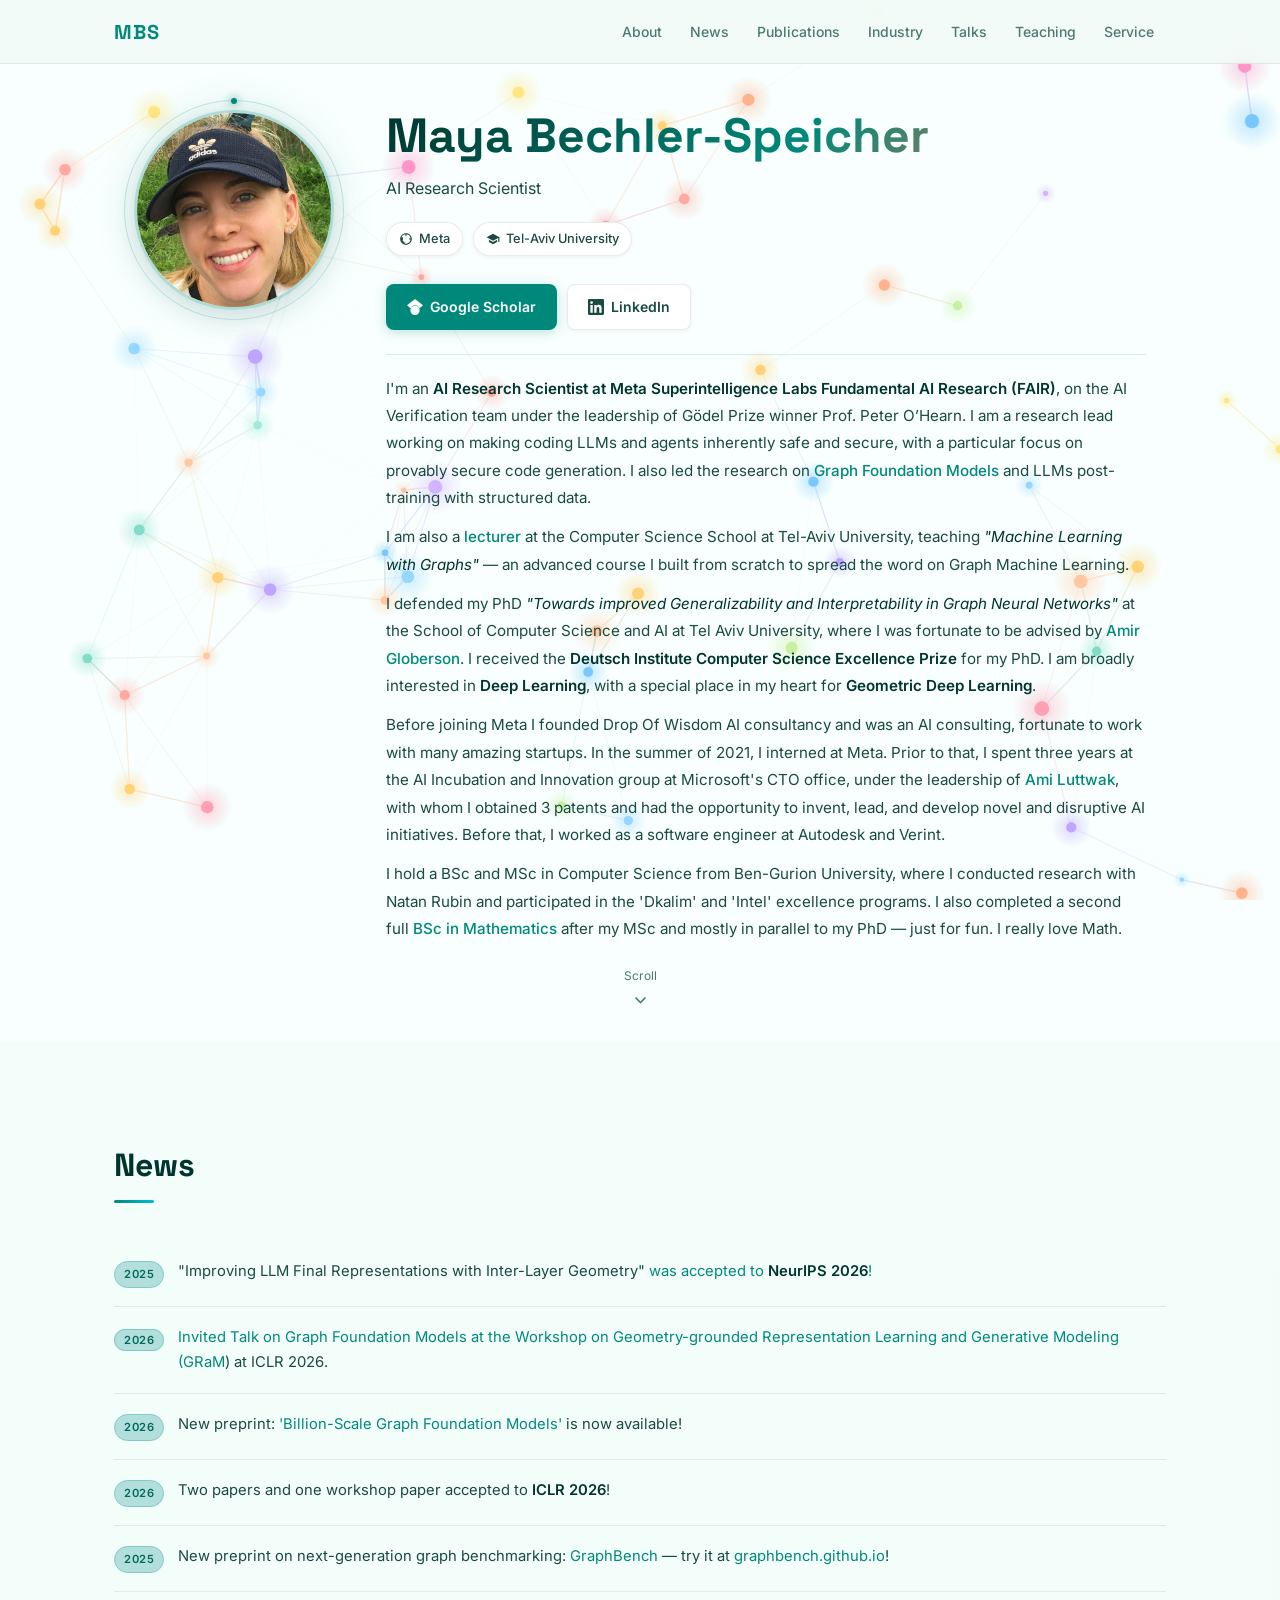
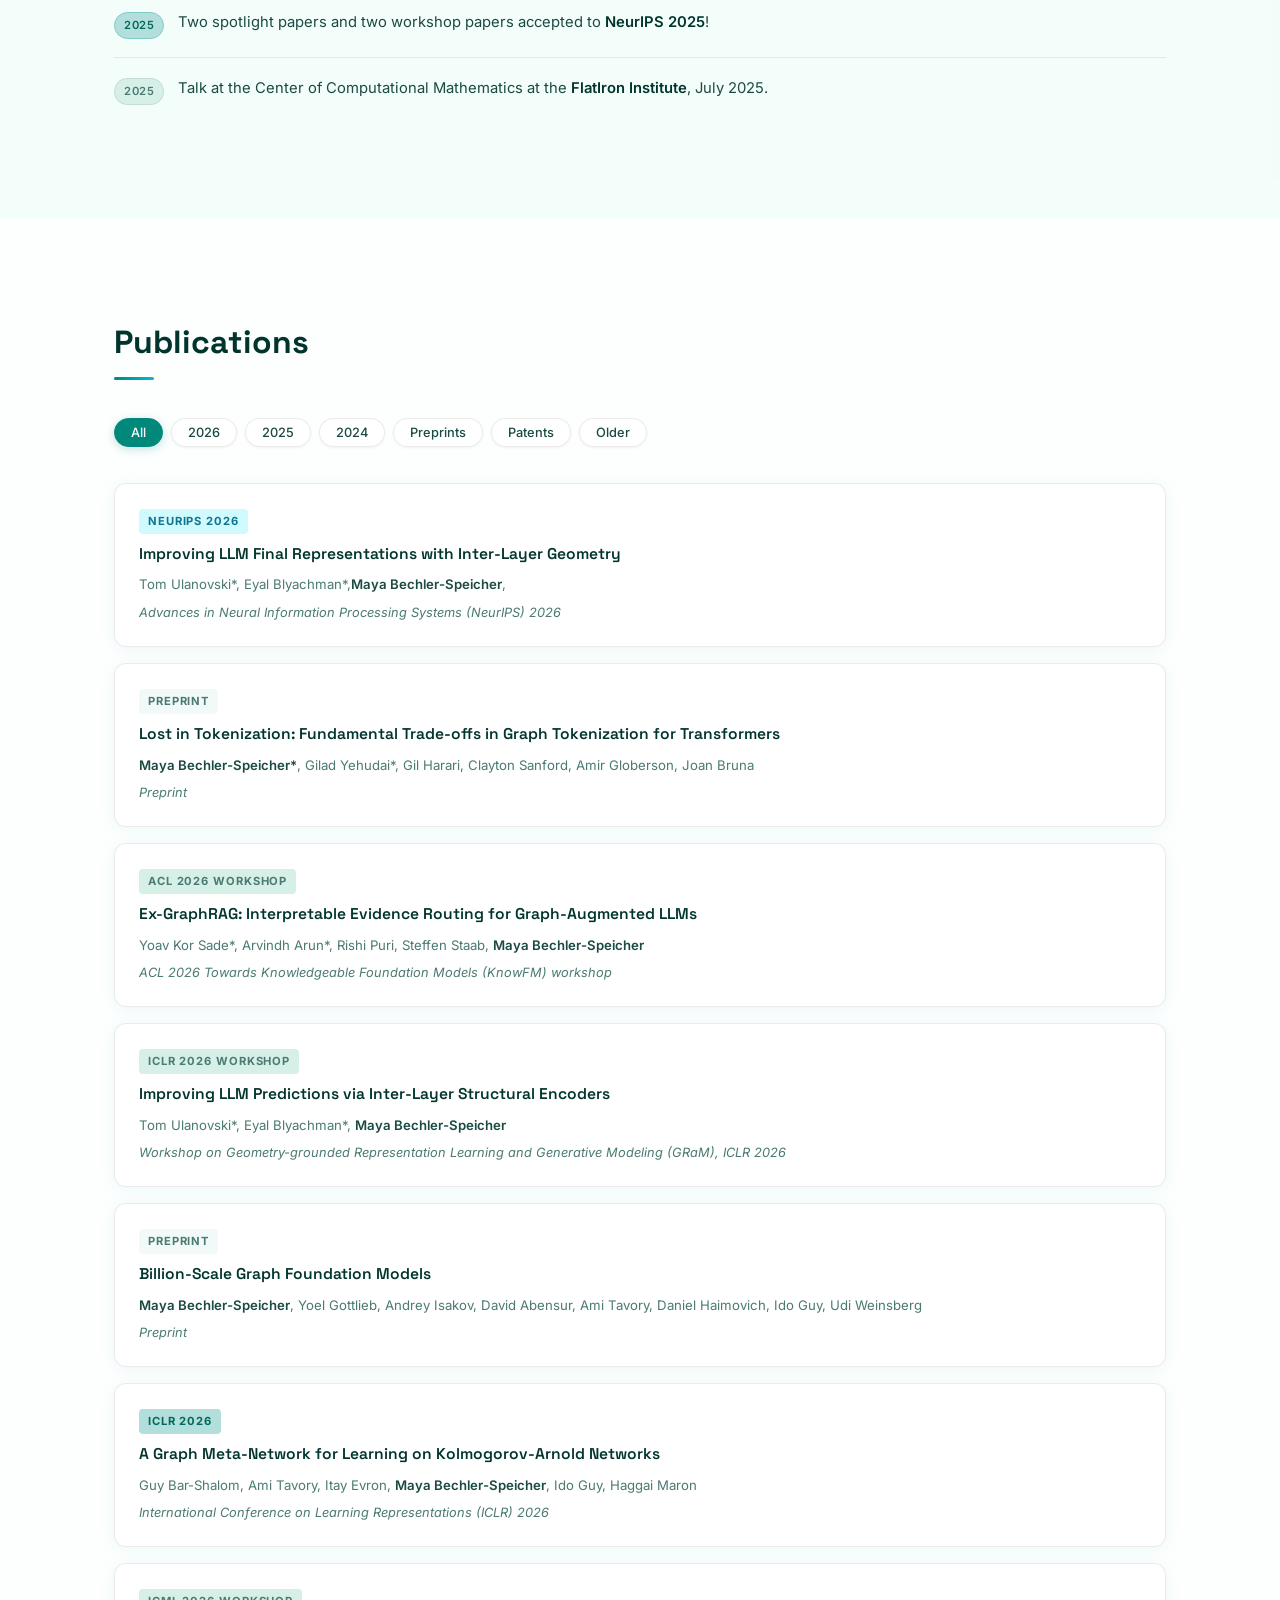
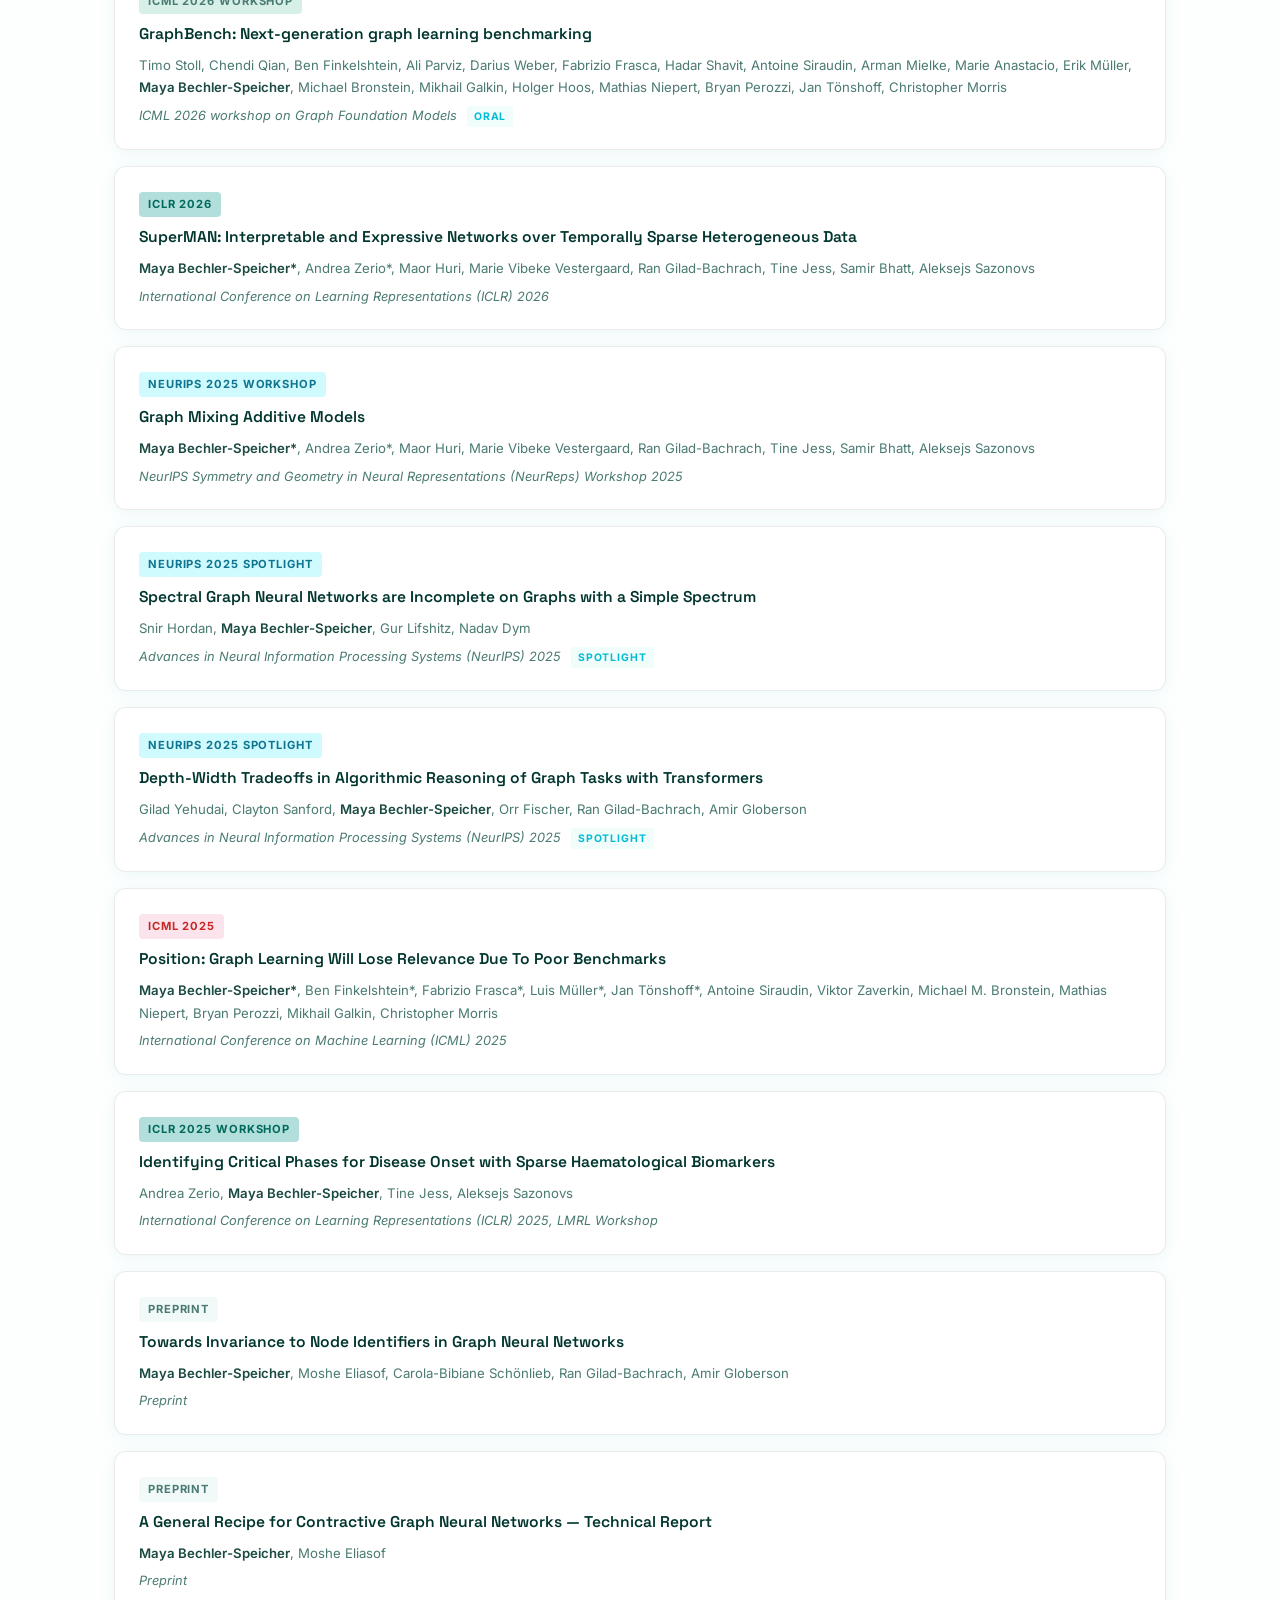
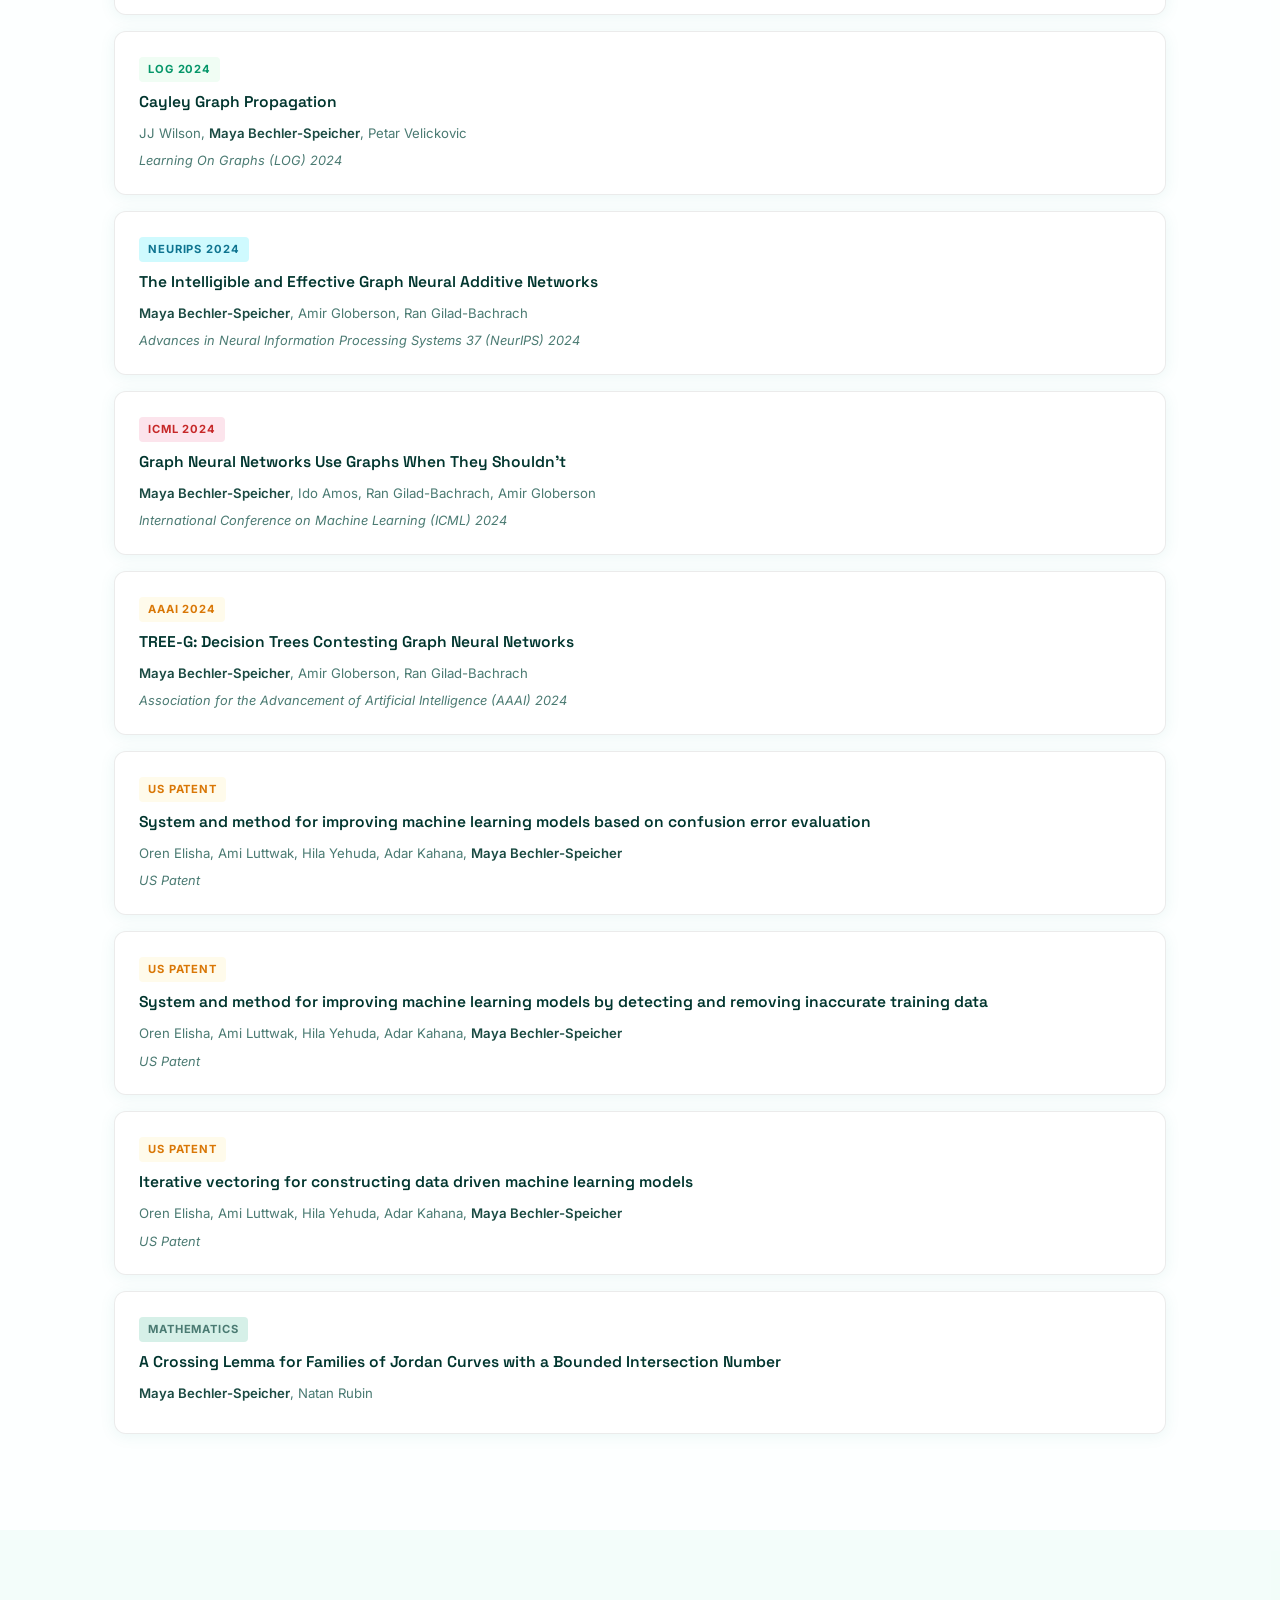
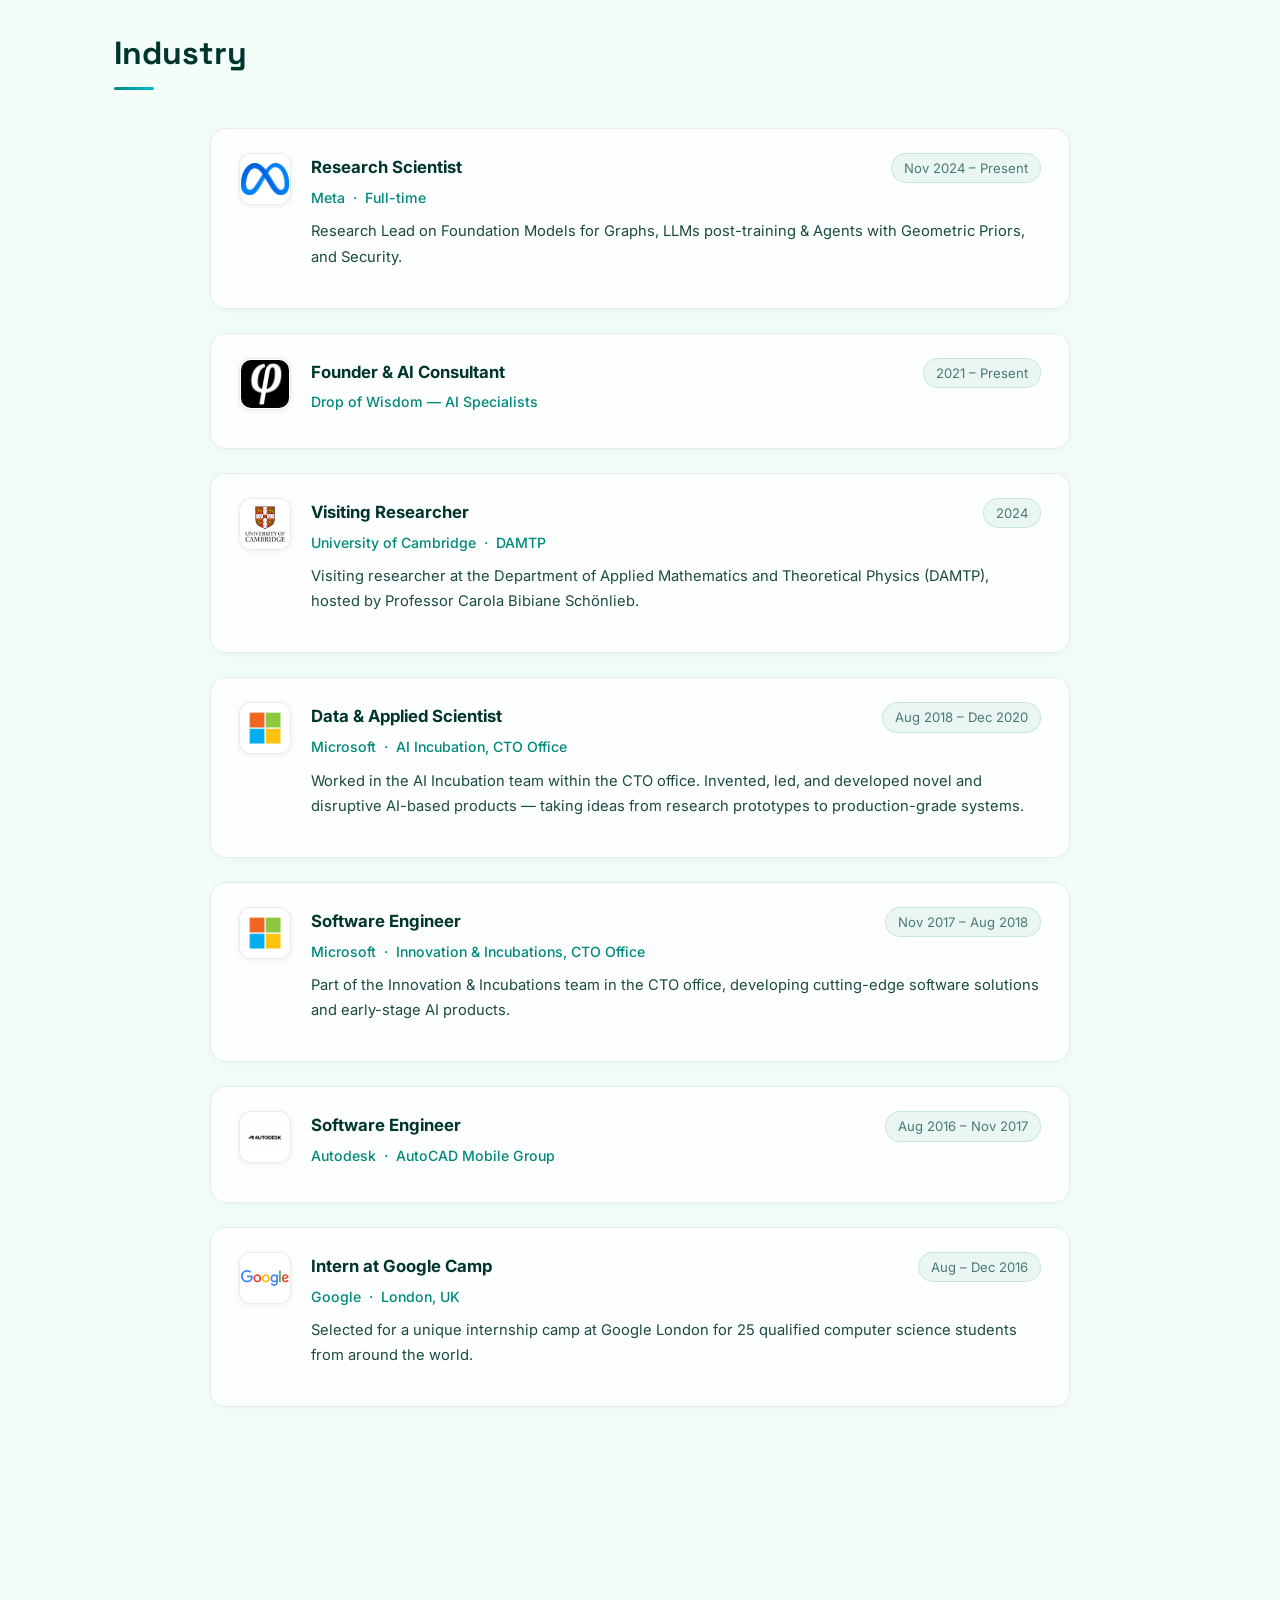
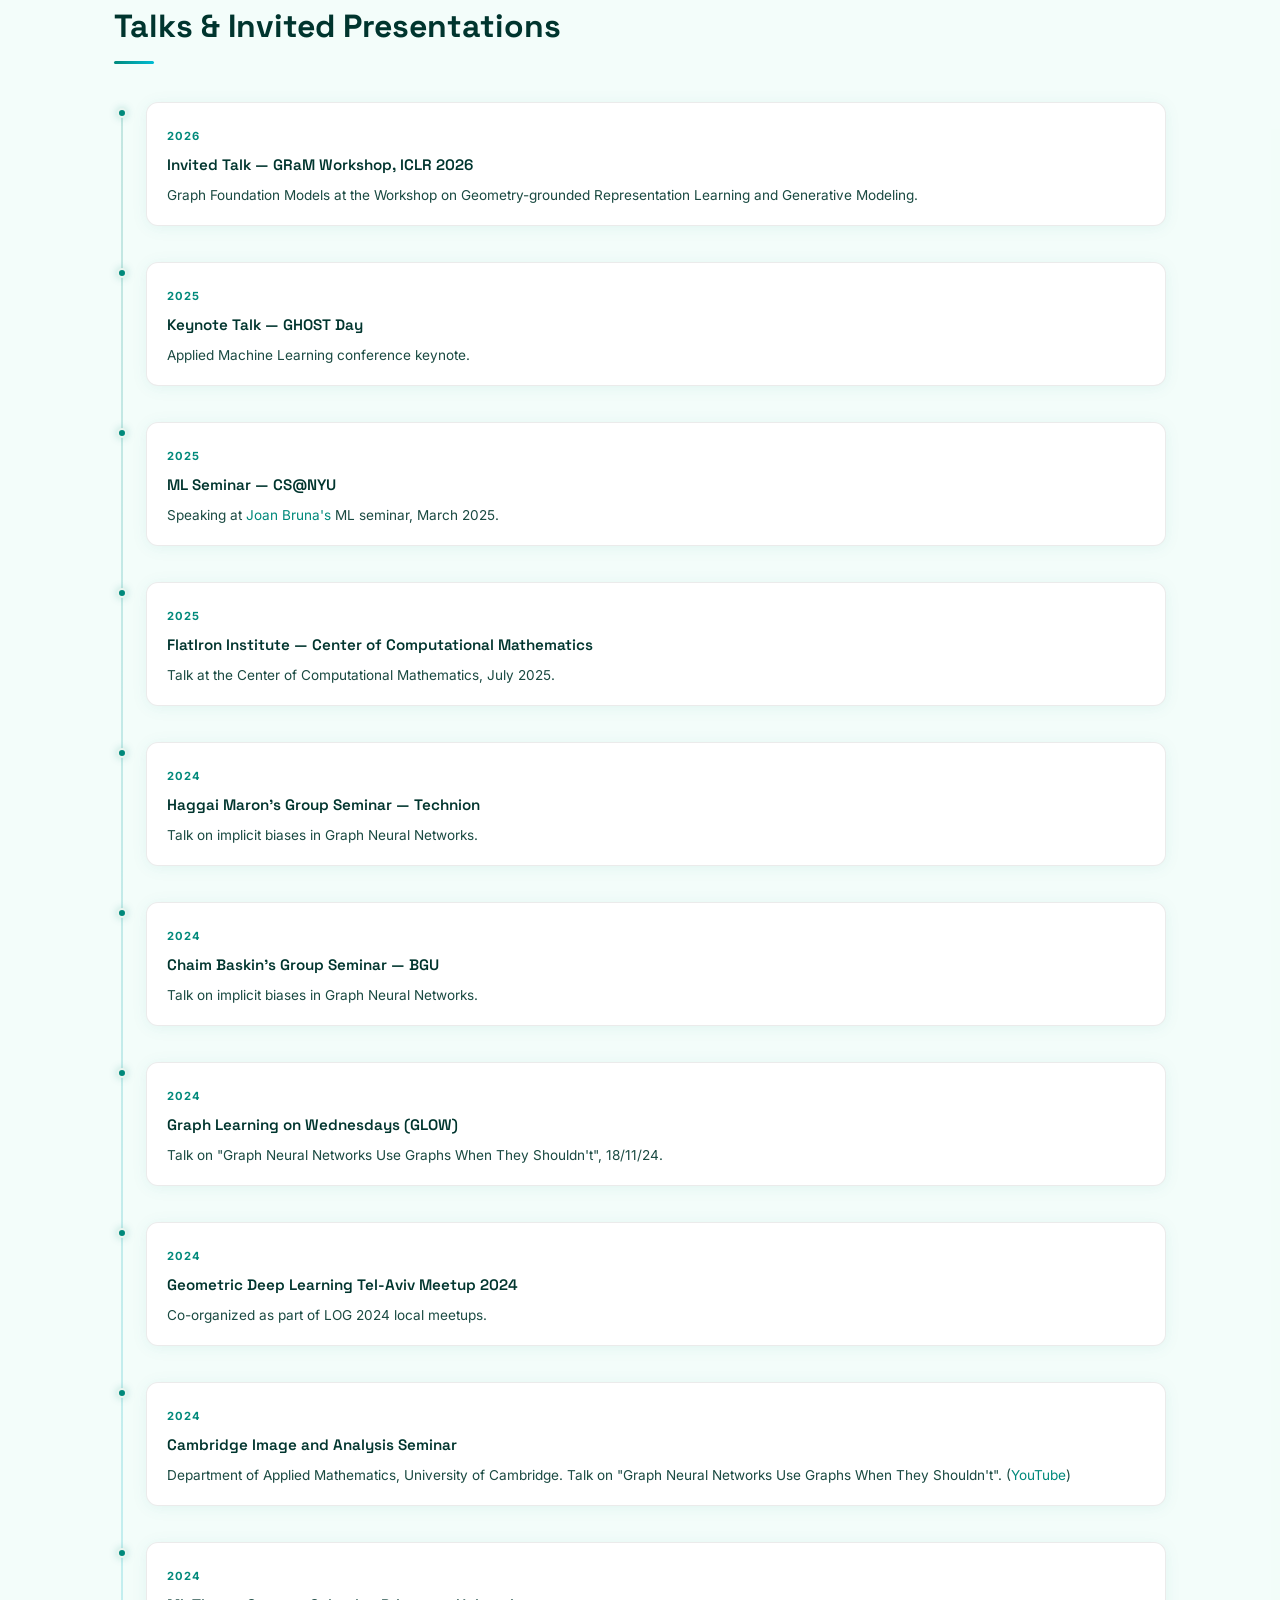
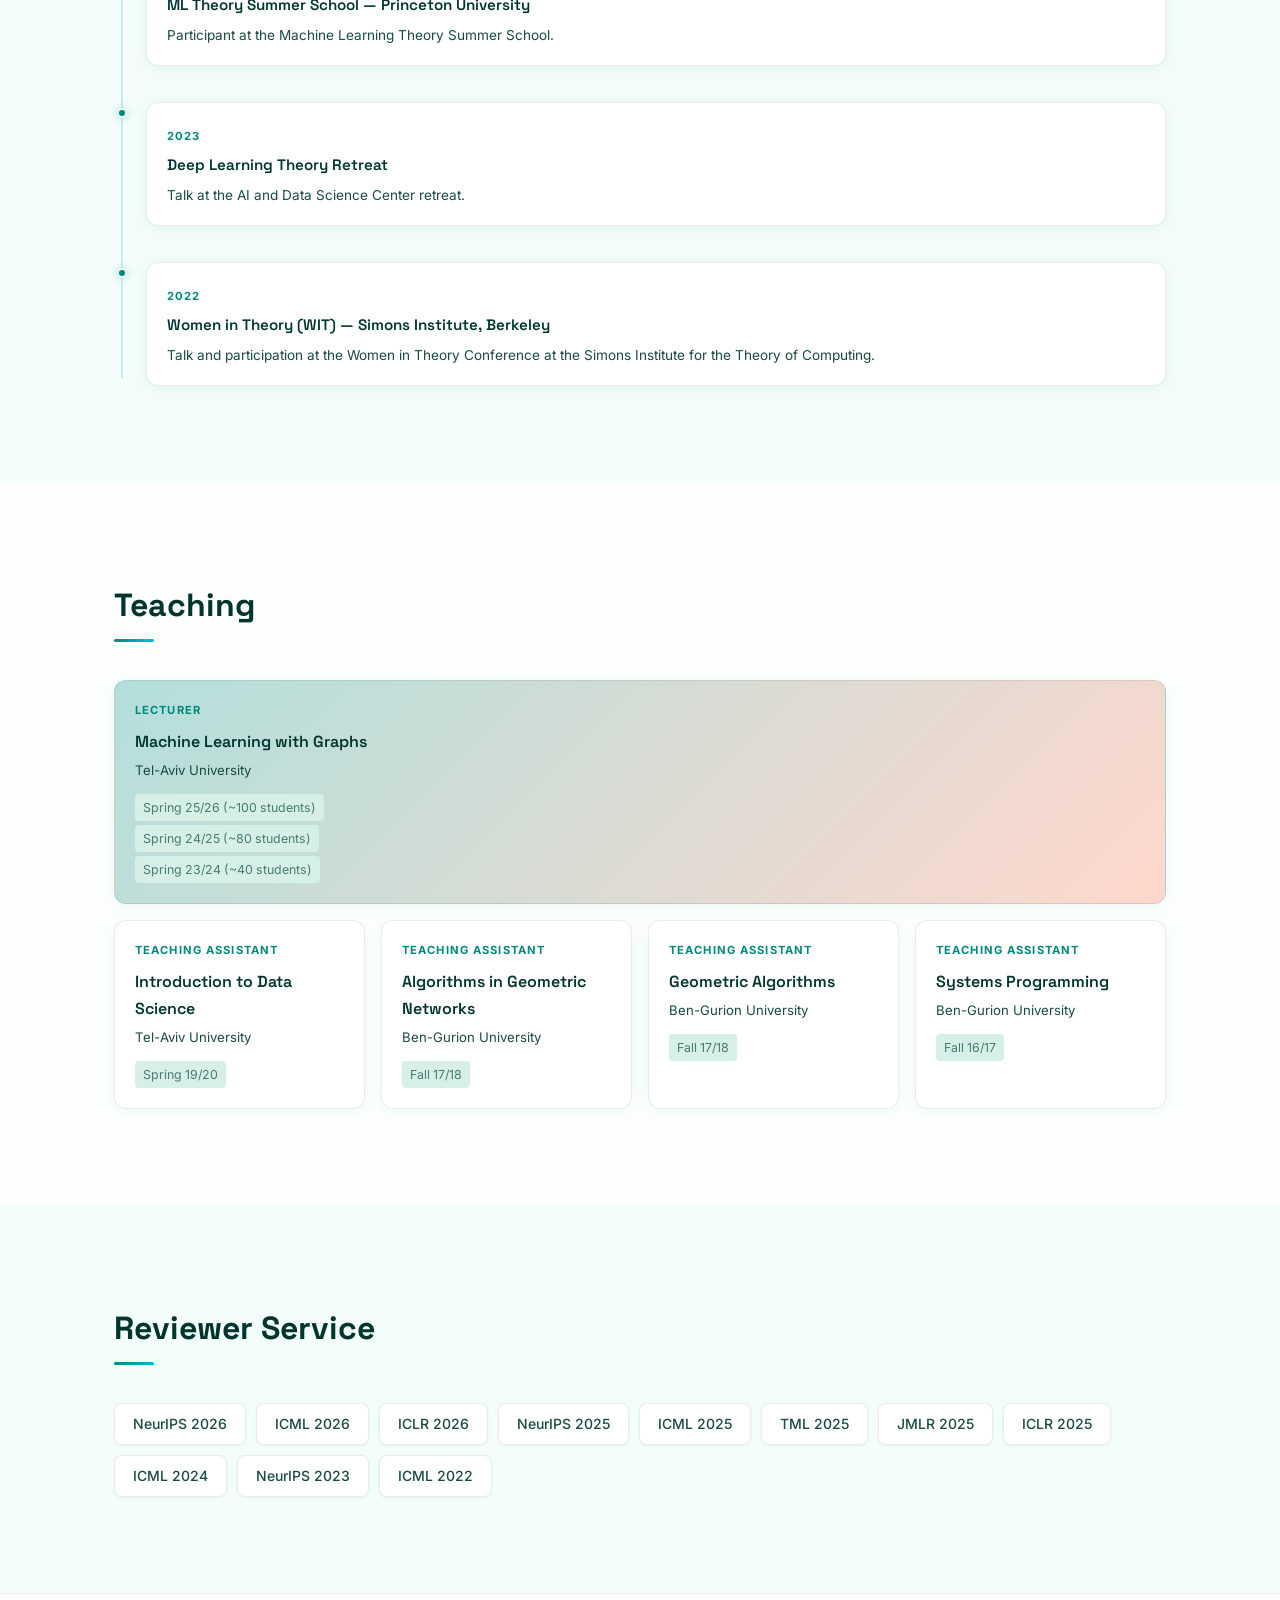
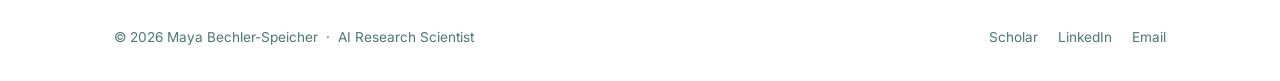
<file: index.html>
<!DOCTYPE html>
<html lang="en">
<head>
  <meta charset="UTF-8" />
  <meta name="viewport" content="width=device-width, initial-scale=1.0" />
  <title>Maya Bechler-Speicher | AI Research Scientist</title>
  <link rel="preconnect" href="https://fonts.googleapis.com" />
  <link rel="preconnect" href="https://fonts.gstatic.com" crossorigin />
  <link href="https://fonts.googleapis.com/css2?family=Inter:wght@300;400;500;600;700&family=Space+Grotesk:wght@400;500;600;700&display=swap" rel="stylesheet" />
  <link rel="stylesheet" href="style.css" />
</head>
<body>

  <!-- Full-page animated graph background -->
  <canvas id="graphCanvas"></canvas>

  <!-- Navigation -->
  <nav id="navbar">
    <div class="nav-inner">
      <a href="#hero" class="nav-logo">MBS</a>
      <ul class="nav-links">
        <li><a href="#about">About</a></li>
        <li><a href="#news">News</a></li>
        <li><a href="#publications">Publications</a></li>
        <li><a href="#industry">Industry</a></li>
        <li><a href="#talks">Talks</a></li>
        <li><a href="#teaching">Teaching</a></li>
        <li><a href="#service">Service</a></li>
      </ul>
      <button class="nav-toggle" id="navToggle" aria-label="Toggle menu">
        <span></span><span></span><span></span>
      </button>
    </div>
  </nav>

  <!-- Hero + About combined -->
  <section id="hero">
    <div class="hero-content">
      <div class="hero-photo-wrap">
        <img src="maya_profile.webp" alt="Maya Bechler-Speicher" class="hero-photo" />
        <div class="photo-ring"></div>
      </div>
      <div class="hero-text">
        <h1 class="hero-name">Maya Bechler-Speicher</h1>
        <p class="hero-role">AI Research Scientist</p>
        <div class="hero-affiliations">
          <span class="affil-badge">
            <svg viewBox="0 0 24 24" fill="currentColor" width="14" height="14"><path d="M12 2C6.48 2 2 6.48 2 12s4.48 10 10 10 10-4.48 10-10S17.52 2 12 2zm-1 17.93V18c0-.55.45-1 1-1s1 .45 1 1v1.93A8.001 8.001 0 014.07 13H6c.55 0 1 .45 1 1s-.45 1-1 1H4.07A8.001 8.001 0 0111 19.93zM4.07 11H6c.55 0 1-.45 1-1s-.45-1-1-1H4.07A8.001 8.001 0 0111 4.07V6c0 .55.45 1 1 1s1-.45 1-1V4.07A8.001 8.001 0 0119.93 11H18c-.55 0-1 .45-1 1s.45 1 1 1h1.93A8.001 8.001 0 0113 19.93V18c0-.55-.45-1-1-1s-1 .45-1 1v1.93A8.001 8.001 0 014.07 13H6c.55 0 1-.45 1-1s-.45-1-1-1H4.07z"/></svg>
            Meta
          </span>
          <span class="affil-badge">
            <svg viewBox="0 0 24 24" fill="currentColor" width="14" height="14"><path d="M12 3L1 9l11 6 9-4.91V17h2V9L12 3zM5 13.18v4L12 21l7-3.82v-4L12 17l-7-3.82z"/></svg>
            Tel-Aviv University
          </span>
        </div>
        <div class="hero-links">
          <a href="https://scholar.google.com/citations?user=5Fj_AUoAAAAJ&hl=en&oi=ao" target="_blank" class="hero-btn">
            <svg viewBox="0 0 24 24" fill="currentColor" width="16" height="16"><path d="M5.242 13.769L0 9.5 12 0l12 9.5-5.242 4.269C17.548 11.249 14.978 9.5 12 9.5c-2.977 0-5.548 1.748-6.758 4.269zM12 10a7 7 0 100 14 7 7 0 000-14z"/></svg>
            Google Scholar
          </a>
          <a href="https://www.linkedin.com/in/maya-bechler-speicher-815103103/" target="_blank" class="hero-btn hero-btn-outline">
            <svg viewBox="0 0 24 24" fill="currentColor" width="16" height="16"><path d="M20.447 20.452h-3.554v-5.569c0-1.328-.027-3.037-1.852-3.037-1.853 0-2.136 1.445-2.136 2.939v5.667H9.351V9h3.414v1.561h.046c.477-.9 1.637-1.85 3.37-1.85 3.601 0 4.267 2.37 4.267 5.455v6.286zM5.337 7.433a2.062 2.062 0 01-2.063-2.065 2.064 2.064 0 112.063 2.065zm1.782 13.019H3.555V9h3.564v11.452zM22.225 0H1.771C.792 0 0 .774 0 1.729v20.542C0 23.227.792 24 1.771 24h20.451C23.2 24 24 23.227 24 22.271V1.729C24 .774 23.2 0 22.222 0h.003z"/></svg>
            LinkedIn
          </a>
        </div>
        <div class="hero-bio">
          <p>I'm an <strong>AI Research Scientist at Meta Superintelligence Labs Fundamental AI Research (FAIR)</strong>, on the AI Verification team under the leadership of Gödel Prize winner Prof. Peter O’Hearn. I am a research lead working on making coding LLMs and agents inherently safe and secure, with a particular focus on provably secure code generation. I also led the research on <a href="https://arxiv.org/pdf/2602.04768" target="_blank">Graph Foundation Models</a> and LLMs post-training with structured data.</p>
          <p>I am also a <a href="https://www.linkedin.com/posts/maya-bechler-speicher-815103103_another-year-of-machine-learning-with-graphs-ugcPost-7391172399511248896-pEw3" target="_blank">lecturer</a> at the Computer Science School at Tel-Aviv University, teaching <em>"Machine Learning with Graphs"</em> — an advanced course I built from scratch to spread the word on Graph Machine Learning.</p>
          <p>I defended my PhD <em>"Towards improved Generalizability and Interpretability in Graph Neural Networks"</em> at the School of Computer Science and AI at Tel Aviv University, where I was fortunate to be advised by <a href="https://scholar.google.co.uk/citations?user=5JserkUAAAAJ&hl=en" target="_blank">Amir Globerson</a>. I received the <strong>Deutsch Institute Computer Science Excellence Prize</strong> for my PhD. I am broadly interested in <strong>Deep Learning</strong>, with a special place in my heart for <strong>Geometric Deep Learning</strong>.</p>
          <p> Before joining Meta I founded Drop Of Wisdom AI consultancy and was an AI consulting, fortunate to work with many amazing startups. In the summer of 2021, I interned at Meta. Prior to that, I spent three years at the AI Incubation and Innovation group at Microsoft's CTO office, under the leadership of <a href="https://www.forbes.com/profile/ami-luttwak/" target="_blank">Ami Luttwak</a>, with whom I obtained 3 patents and had the opportunity to invent, lead, and develop novel and disruptive AI initiatives. Before that, I worked as a software engineer at Autodesk and Verint.</p>
          <p>I hold a BSc and MSc in Computer Science from Ben-Gurion University, where I conducted research with Natan Rubin and participated in the 'Dkalim' and 'Intel' excellence programs. I also completed a second full <a href="https://www.linkedin.com/posts/maya-bechler-speicher-815103103_%D7%9C%D7%A4%D7%A0%D7%99-4-%D7%A9%D7%A0%D7%99%D7%9D-%D7%9B%D7%A9%D7%A2%D7%95%D7%93-%D7%94%D7%99%D7%99%D7%AA%D7%99-%D7%91%D7%AA%D7%95%D7%90%D7%A8-%D7%94%D7%A9%D7%A0%D7%99-%D7%91%D7%9E%D7%93%D7%A2%D7%99-activity-6967887113002328064-pbhO" target="_blank">BSc in Mathematics</a> after my MSc and mostly in parallel to my PhD — just for fun. I really love Math.</p>
        </div>
      </div>
    </div>
    <div class="hero-scroll-hint">
      <span>Scroll</span>
      <svg viewBox="0 0 24 24" fill="none" stroke="currentColor" stroke-width="2" width="20" height="20"><polyline points="6 9 12 15 18 9"/></svg>
    </div>
  </section>

  <!-- About anchor (for nav) -->
  <section id="about" style="display:none;"></section>

  <!-- News Section -->
  <section id="news" class="section section-alt">
    <div class="container">
      <h2 class="section-title">News</h2>
      <div class="news-list">
        <div class="news-item">
          <span class="news-badge badge-new">2025</span>
          <p>"Improving LLM Final Representations with Inter-Layer Geometry" <a href="https://arxiv.org/pdf/2603.22665" target="_blank"> was accepted to <strong>NeurIPS 2026</strong>!</p>
        </div>
        <div class="news-item">
          <span class="news-badge badge-new">2026</span>
          <p>Invited Talk on Graph Foundation Models at the Workshop on Geometry-grounded Representation Learning and Generative Modeling (<a href="https://gram-workshop.github.io/" target="_blank">GRaM</a>) at ICLR 2026.</p>
        </div>
        <div class="news-item">
          <span class="news-badge badge-new">2026</span>
          <p>New preprint: <a href="https://arxiv.org/pdf/2602.04768" target="_blank">'Billion-Scale Graph Foundation Models'</a> is now available!</p>
        </div>
        <div class="news-item">
          <span class="news-badge badge-new">2026</span>
          <p>Two papers and one workshop paper accepted to <strong>ICLR 2026</strong>!</p>
        </div>
        <div class="news-item">
          <span class="news-badge badge-new">2025</span>
          <p>New preprint on next-generation graph benchmarking: <a href="https://arxiv.org/pdf/2512.04475" target="_blank">GraphBench</a> — try it at <a href="https://graphbench.github.io/website/" target="_blank">graphbench.github.io</a>!</p>
        </div>
        <div class="news-item">
          <span class="news-badge badge-new">2025</span>
          <p>Two spotlight papers and two workshop papers accepted to <strong>NeurIPS 2025</strong>!</p>
        </div>
        <div class="news-item">
          <span class="news-badge">2025</span>
          <p>Talk at the Center of Computational Mathematics at the <strong>FlatIron Institute</strong>, July 2025.</p>
        </div>
      </div>
    </div>
  </section>

  <!-- Publications Section -->
  <section id="publications" class="section">
    <div class="container">
      <h2 class="section-title">Publications</h2>

      <div class="pub-filter">
        <button class="filter-btn active" data-filter="all">All</button>
        <button class="filter-btn" data-filter="2026">2026</button>
        <button class="filter-btn" data-filter="2025">2025</button>
        <button class="filter-btn" data-filter="2024">2024</button>
        <button class="filter-btn" data-filter="preprint">Preprints</button>
        <button class="filter-btn" data-filter="patent">Patents</button>
        <button class="filter-btn" data-filter="older">Older</button>
      </div>

      <div class="pub-list" id="pubList">

        <div class="pub-card" data-year="2026">
          <div class="pub-venue-tag pub-neurips">NeurIPS 2026</div>
          <h3 class="pub-title"><a href="https://arxiv.org/pdf/2603.22665" target="_blank">Improving LLM Final Representations with Inter-Layer Geometry</a></h3>
          <p class="pub-authors"> Tom Ulanovski*, Eyal Blyachman*,<strong>Maya Bechler-Speicher</strong>,</p>
          <p class="pub-venue">Advances in Neural Information Processing Systems (NeurIPS) 2026</p>
        </div>

        <div class="pub-card" data-year="2026" data-type="preprint">
          <div class="pub-venue-tag pub-preprint">Preprint</div>
          <h3 class="pub-title"><a href="https://arxiv.org/pdf/2605.22471" target="_blank">Lost in Tokenization: Fundamental Trade-offs in Graph Tokenization for Transformers</a></h3>
          <p class="pub-authors"><strong>Maya Bechler-Speicher*</strong>, Gilad Yehudai*, Gil Harari, Clayton Sanford, Amir Globerson, Joan Bruna</p>
          <p class="pub-venue">Preprint</p>
        </div>
        
        <div class="pub-card" data-year="2026" data-type="workshop">
          <div class="pub-venue-tag">ACL 2026 Workshop</div>
          <h3 class="pub-title"><a href="https://arxiv.org/pdf/2605.21994" target="_blank">Ex-GraphRAG: Interpretable Evidence Routing for Graph-Augmented LLMs</a></h3>
          <p class="pub-authors">Yoav Kor Sade*, Arvindh Arun*, Rishi Puri, Steffen Staab, <strong>Maya Bechler-Speicher</strong></p>
          <p class="pub-venue">ACL 2026 Towards Knowledgeable Foundation Models (KnowFM) workshop</p>
        </div>


        <div class="pub-card" data-year="2026" data-type="workshop">
          <div class="pub-venue-tag">ICLR 2026 Workshop</div>
          <h3 class="pub-title"><a href="https://openreview.net/pdf?id=ZXJl9B4MD4" target="_blank">Improving LLM Predictions via Inter-Layer Structural Encoders</a></h3>
          <p class="pub-authors">Tom Ulanovski*, Eyal Blyachman*, <strong>Maya Bechler-Speicher</strong></p>
          <p class="pub-venue">Workshop on Geometry-grounded Representation Learning and Generative Modeling (GRaM), ICLR 2026</p>
        </div>

        <div class="pub-card" data-year="2026" data-type="preprint">
          <div class="pub-venue-tag pub-preprint">Preprint</div>
          <h3 class="pub-title"><a href="https://arxiv.org/pdf/2602.04768" target="_blank">Billion-Scale Graph Foundation Models</a></h3>
          <p class="pub-authors"><strong>Maya Bechler-Speicher</strong>, Yoel Gottlieb, Andrey Isakov, David Abensur, Ami Tavory, Daniel Haimovich, Ido Guy, Udi Weinsberg</p>
          <p class="pub-venue">Preprint</p>
        </div>

        <div class="pub-card" data-year="2026">
          <div class="pub-venue-tag pub-iclr">ICLR 2026</div>
          <h3 class="pub-title"><a href="#" target="_blank">A Graph Meta-Network for Learning on Kolmogorov-Arnold Networks</a></h3>
          <p class="pub-authors">Guy Bar-Shalom, Ami Tavory, Itay Evron, <strong>Maya Bechler-Speicher</strong>, Ido Guy, Haggai Maron</p>
          <p class="pub-venue">International Conference on Learning Representations (ICLR) 2026</p>
        </div>

        <div class="pub-card" data-year="2026" data-type="workshop">
          <div class="pub-venue-tag">ICML 2026 Workshop</div>
          <h3 class="pub-title"><a href="https://arxiv.org/pdf/2512.04475" target="_blank">GraphBench: Next-generation graph learning benchmarking</a></h3>
          <p class="pub-authors">Timo Stoll, Chendi Qian, Ben Finkelshtein, Ali Parviz, Darius Weber, Fabrizio Frasca, Hadar Shavit, Antoine Siraudin, Arman Mielke, Marie Anastacio, Erik Müller, <strong>Maya Bechler-Speicher</strong>, Michael Bronstein, Mikhail Galkin, Holger Hoos, Mathias Niepert, Bryan Perozzi, Jan Tönshoff, Christopher Morris</p>
          <p class="pub-venue">ICML 2026 workshop on Graph Foundation Models <span class="spotlight-badge">Oral</span></p>
        </div>

        <div class="pub-card" data-year="2026">
          <div class="pub-venue-tag pub-iclr">ICLR 2026</div>
          <h3 class="pub-title"><a href="https://arxiv.org/pdf/2505.19193" target="_blank">SuperMAN: Interpretable and Expressive Networks over Temporally Sparse Heterogeneous Data</a></h3>
          <p class="pub-authors"><strong>Maya Bechler-Speicher*</strong>, Andrea Zerio*, Maor Huri, Marie Vibeke Vestergaard, Ran Gilad-Bachrach, Tine Jess, Samir Bhatt, Aleksejs Sazonovs</p>
          <p class="pub-venue">International Conference on Learning Representations (ICLR) 2026</p>
        </div>

        <div class="pub-card" data-year="2025" data-type="workshop">
          <div class="pub-venue-tag pub-neurips">NeurIPS 2025 Workshop</div>
          <h3 class="pub-title"><a href="#" target="_blank">Graph Mixing Additive Models</a></h3>
          <p class="pub-authors"><strong>Maya Bechler-Speicher*</strong>, Andrea Zerio*, Maor Huri, Marie Vibeke Vestergaard, Ran Gilad-Bachrach, Tine Jess, Samir Bhatt, Aleksejs Sazonovs</p>
          <p class="pub-venue">NeurIPS Symmetry and Geometry in Neural Representations (NeurReps) Workshop 2025</p>
        </div>

        <div class="pub-card" data-year="2025">
          <div class="pub-venue-tag pub-neurips">NeurIPS 2025 Spotlight</div>
          <h3 class="pub-title"><a href="https://proceedings.neurips.cc/paper_files/paper/2025/file/9cbdc427ca38524c9c96d256c3a2ec2c-Paper-Conference.pdf" target="_blank">Spectral Graph Neural Networks are Incomplete on Graphs with a Simple Spectrum</a></h3>
          <p class="pub-authors">Snir Hordan, <strong>Maya Bechler-Speicher</strong>, Gur Lifshitz, Nadav Dym</p>
          <p class="pub-venue">Advances in Neural Information Processing Systems (NeurIPS) 2025 <span class="spotlight-badge">Spotlight</span></p>
        </div>

        <div class="pub-card" data-year="2025">
          <div class="pub-venue-tag pub-neurips">NeurIPS 2025 Spotlight</div>
          <h3 class="pub-title"><a href="#" target="_blank">Depth-Width Tradeoffs in Algorithmic Reasoning of Graph Tasks with Transformers</a></h3>
          <p class="pub-authors">Gilad Yehudai, Clayton Sanford, <strong>Maya Bechler-Speicher</strong>, Orr Fischer, Ran Gilad-Bachrach, Amir Globerson</p>
          <p class="pub-venue">Advances in Neural Information Processing Systems (NeurIPS) 2025 <span class="spotlight-badge">Spotlight</span></p>
        </div>

        <div class="pub-card" data-year="2025">
          <div class="pub-venue-tag pub-icml">ICML 2025</div>
          <h3 class="pub-title"><a href="https://arxiv.org/pdf/2502.14546" target="_blank">Position: Graph Learning Will Lose Relevance Due To Poor Benchmarks</a></h3>
          <p class="pub-authors"><strong>Maya Bechler-Speicher*</strong>, Ben Finkelshtein*, Fabrizio Frasca*, Luis Müller*, Jan Tönshoff*, Antoine Siraudin, Viktor Zaverkin, Michael M. Bronstein, Mathias Niepert, Bryan Perozzi, Mikhail Galkin, Christopher Morris</p>
          <p class="pub-venue">International Conference on Machine Learning (ICML) 2025</p>
        </div>

        <div class="pub-card" data-year="2025" data-type="workshop">
          <div class="pub-venue-tag pub-iclr">ICLR 2025 Workshop</div>
          <h3 class="pub-title"><a href="#" target="_blank">Identifying Critical Phases for Disease Onset with Sparse Haematological Biomarkers</a></h3>
          <p class="pub-authors">Andrea Zerio, <strong>Maya Bechler-Speicher</strong>, Tine Jess, Aleksejs Sazonovs</p>
          <p class="pub-venue">International Conference on Learning Representations (ICLR) 2025, LMRL Workshop</p>
        </div>

        <div class="pub-card" data-year="2025" data-type="preprint">
          <div class="pub-venue-tag pub-preprint">Preprint</div>
          <h3 class="pub-title"><a href="#" target="_blank">Towards Invariance to Node Identifiers in Graph Neural Networks</a></h3>
          <p class="pub-authors"><strong>Maya Bechler-Speicher</strong>, Moshe Eliasof, Carola-Bibiane Schönlieb, Ran Gilad-Bachrach, Amir Globerson</p>
          <p class="pub-venue">Preprint</p>
        </div>

        <div class="pub-card" data-year="2025" data-type="preprint">
          <div class="pub-venue-tag pub-preprint">Preprint</div>
          <h3 class="pub-title"><a href="#" target="_blank">A General Recipe for Contractive Graph Neural Networks — Technical Report</a></h3>
          <p class="pub-authors"><strong>Maya Bechler-Speicher</strong>, Moshe Eliasof</p>
          <p class="pub-venue">Preprint</p>
        </div>

        <div class="pub-card" data-year="2024">
          <div class="pub-venue-tag pub-log">LOG 2024</div>
          <h3 class="pub-title"><a href="#" target="_blank">Cayley Graph Propagation</a></h3>
          <p class="pub-authors">JJ Wilson, <strong>Maya Bechler-Speicher</strong>, Petar Velickovic</p>
          <p class="pub-venue">Learning On Graphs (LOG) 2024</p>
        </div>

        <div class="pub-card" data-year="2024">
          <div class="pub-venue-tag pub-neurips">NeurIPS 2024</div>
          <h3 class="pub-title"><a href="#" target="_blank">The Intelligible and Effective Graph Neural Additive Networks</a></h3>
          <p class="pub-authors"><strong>Maya Bechler-Speicher</strong>, Amir Globerson, Ran Gilad-Bachrach</p>
          <p class="pub-venue">Advances in Neural Information Processing Systems 37 (NeurIPS) 2024</p>
        </div>

        <div class="pub-card" data-year="2024">
          <div class="pub-venue-tag pub-icml">ICML 2024</div>
          <h3 class="pub-title"><a href="#" target="_blank">Graph Neural Networks Use Graphs When They Shouldn't</a></h3>
          <p class="pub-authors"><strong>Maya Bechler-Speicher</strong>, Ido Amos, Ran Gilad-Bachrach, Amir Globerson</p>
          <p class="pub-venue">International Conference on Machine Learning (ICML) 2024</p>
        </div>

        <div class="pub-card" data-year="2024">
          <div class="pub-venue-tag pub-aaai">AAAI 2024</div>
          <h3 class="pub-title"><a href="#" target="_blank">TREE-G: Decision Trees Contesting Graph Neural Networks</a></h3>
          <p class="pub-authors"><strong>Maya Bechler-Speicher</strong>, Amir Globerson, Ran Gilad-Bachrach</p>
          <p class="pub-venue">Association for the Advancement of Artificial Intelligence (AAAI) 2024</p>
        </div>

        <div class="pub-card" data-year="older" data-type="patent">
          <div class="pub-venue-tag pub-patent">US Patent</div>
          <h3 class="pub-title"><a href="#" target="_blank">System and method for improving machine learning models based on confusion error evaluation</a></h3>
          <p class="pub-authors">Oren Elisha, Ami Luttwak, Hila Yehuda, Adar Kahana, <strong>Maya Bechler-Speicher</strong></p>
          <p class="pub-venue">US Patent</p>
        </div>

        <div class="pub-card" data-year="older" data-type="patent">
          <div class="pub-venue-tag pub-patent">US Patent</div>
          <h3 class="pub-title"><a href="#" target="_blank">System and method for improving machine learning models by detecting and removing inaccurate training data</a></h3>
          <p class="pub-authors">Oren Elisha, Ami Luttwak, Hila Yehuda, Adar Kahana, <strong>Maya Bechler-Speicher</strong></p>
          <p class="pub-venue">US Patent</p>
        </div>

        <div class="pub-card" data-year="older" data-type="patent">
          <div class="pub-venue-tag pub-patent">US Patent</div>
          <h3 class="pub-title"><a href="#" target="_blank">Iterative vectoring for constructing data driven machine learning models</a></h3>
          <p class="pub-authors">Oren Elisha, Ami Luttwak, Hila Yehuda, Adar Kahana, <strong>Maya Bechler-Speicher</strong></p>
          <p class="pub-venue">US Patent</p>
        </div>

        <div class="pub-card" data-year="older">
          <div class="pub-venue-tag">Mathematics</div>
          <h3 class="pub-title"><a href="#" target="_blank">A Crossing Lemma for Families of Jordan Curves with a Bounded Intersection Number</a></h3>
          <p class="pub-authors"><strong>Maya Bechler-Speicher</strong>, Natan Rubin</p>
        </div>

      </div>
    </div>
  </section>

  <!-- Industry Section -->
  <section id="industry" class="section section-alt">
    <div class="container">
      <h2 class="section-title">Industry</h2>
      <div class="industry-timeline">

        <!-- Meta - Research Scientist -->
        <div class="industry-card">
          <div class="industry-logo">
            <img src="logo_meta.png" alt="Meta" width="48" height="48">
          </div>
          <div class="industry-body">
            <div class="industry-header">
              <div>
                <h3 class="industry-title">Research Scientist</h3>
                <p class="industry-company">Meta &nbsp;&middot;&nbsp; Full-time</p>
              </div>
              <span class="industry-date">Nov 2024 &ndash; Present</span>
            </div>
            <p class="industry-desc">Research Lead on Foundation Models for Graphs, LLMs post-training &amp; Agents with Geometric Priors, and Security.</p>

          </div>
        </div>

        <!-- Drop of Wisdom -->
        <div class="industry-card">
          <div class="industry-logo">
            <img src="logo_dow.png" alt="Drop of Wisdom" width="48" height="48">
          </div>
          <div class="industry-body">
            <div class="industry-header">
              <div>
                <h3 class="industry-title">Founder &amp; AI Consultant</h3>
                <p class="industry-company">Drop of Wisdom &mdash; AI Specialists</p>
              </div>
              <span class="industry-date">2021 &ndash; Present</span>
            </div>


          </div>
        </div>

        <!-- Cambridge -->
        <div class="industry-card">
          <div class="industry-logo">
            <img src="logo_cambridge.png" alt="University of Cambridge" width="48" height="48">
          </div>
          <div class="industry-body">
            <div class="industry-header">
              <div>
                <h3 class="industry-title">Visiting Researcher</h3>
                <p class="industry-company">University of Cambridge &nbsp;&middot;&nbsp; DAMTP</p>
              </div>
              <span class="industry-date">2024</span>
            </div>
            <p class="industry-desc">Visiting researcher at the Department of Applied Mathematics and Theoretical Physics (DAMTP), hosted by Professor Carola Bibiane Sch&ouml;nlieb.</p>

          </div>
        </div>

        <!-- Microsoft Data Scientist -->
        <div class="industry-card">
          <div class="industry-logo">
            <img src="logo_microsoft.png" alt="Microsoft" width="48" height="48">
          </div>
          <div class="industry-body">
            <div class="industry-header">
              <div>
                <h3 class="industry-title">Data &amp; Applied Scientist</h3>
                <p class="industry-company">Microsoft &nbsp;&middot;&nbsp; AI Incubation, CTO Office</p>
              </div>
              <span class="industry-date">Aug 2018 &ndash; Dec 2020</span>
            </div>
            <p class="industry-desc">Worked in the AI Incubation team within the CTO office. Invented, led, and developed novel and disruptive AI-based products &mdash; taking ideas from research prototypes to production-grade systems.</p>

          </div>
        </div>

        <!-- Microsoft Software Engineer -->
        <div class="industry-card">
          <div class="industry-logo">
            <img src="logo_microsoft.png" alt="Microsoft" width="48" height="48">
          </div>
          <div class="industry-body">
            <div class="industry-header">
              <div>
                <h3 class="industry-title">Software Engineer</h3>
                <p class="industry-company">Microsoft &nbsp;&middot;&nbsp; Innovation &amp; Incubations, CTO Office</p>
              </div>
              <span class="industry-date">Nov 2017 &ndash; Aug 2018</span>
            </div>
            <p class="industry-desc">Part of the Innovation &amp; Incubations team in the CTO office, developing cutting-edge software solutions and early-stage AI products.</p>

          </div>
        </div>

        <!-- Autodesk -->
        <div class="industry-card">
          <div class="industry-logo">
            <img src="logo_autodesk.png" alt="Autodesk" width="48" height="48">
          </div>
          <div class="industry-body">
            <div class="industry-header">
              <div>
                <h3 class="industry-title">Software Engineer</h3>
                <p class="industry-company">Autodesk &nbsp;&middot;&nbsp; AutoCAD Mobile Group</p>
              </div>
              <span class="industry-date">Aug 2016 &ndash; Nov 2017</span>
            </div>


          </div>
        </div>

        <!-- Google Camp -->
        <div class="industry-card">
          <div class="industry-logo">
            <img src="logo_google.png" alt="Google" width="48" height="48">
          </div>
          <div class="industry-body">
            <div class="industry-header">
              <div>
                <h3 class="industry-title">Intern at Google Camp</h3>
                <p class="industry-company">Google &nbsp;&middot;&nbsp; London, UK</p>
              </div>
              <span class="industry-date">Aug &ndash; Dec 2016</span>
            </div>
            <p class="industry-desc">Selected for a unique internship camp at Google London for 25 qualified computer science students from around the world.</p>

          </div>
        </div>

      </div>
    </div>
  </section>

  <!-- Talks Section -->
  <section id="talks" class="section section-alt">
    <div class="container">
      <h2 class="section-title">Talks &amp; Invited Presentations</h2>
      <div class="timeline">

        <div class="timeline-item">
          <div class="timeline-dot"></div>
          <div class="timeline-content">
            <span class="timeline-year">2026</span>
            <h3>Invited Talk — GRaM Workshop, ICLR 2026</h3>
            <p>Graph Foundation Models at the Workshop on Geometry-grounded Representation Learning and Generative Modeling.</p>
          </div>
        </div>

        <div class="timeline-item">
          <div class="timeline-dot"></div>
          <div class="timeline-content">
            <span class="timeline-year">2025</span>
            <h3><a href="https://ghostday.pl/speakers/" target="_blank">Keynote Talk — GHOST Day</a></h3>
            <p>Applied Machine Learning conference keynote.</p>
          </div>
        </div>

        <div class="timeline-item">
          <div class="timeline-dot"></div>
          <div class="timeline-content">
            <span class="timeline-year">2025</span>
            <h3>ML Seminar — CS@NYU</h3>
            <p>Speaking at <a href="https://scholar.google.com/citations?hl=en&user=L4bNmsMAAAAJ" target="_blank">Joan Bruna's</a> ML seminar, March 2025.</p>
          </div>
        </div>

        <div class="timeline-item">
          <div class="timeline-dot"></div>
          <div class="timeline-content">
            <span class="timeline-year">2025</span>
            <h3>FlatIron Institute — Center of Computational Mathematics</h3>
            <p>Talk at the Center of Computational Mathematics, July 2025.</p>
          </div>
        </div>

        <div class="timeline-item">
          <div class="timeline-dot"></div>
          <div class="timeline-content">
            <span class="timeline-year">2024</span>
            <h3>Haggai Maron's Group Seminar — Technion</h3>
            <p>Talk on implicit biases in Graph Neural Networks.</p>
          </div>
        </div>

        <div class="timeline-item">
          <div class="timeline-dot"></div>
          <div class="timeline-content">
            <span class="timeline-year">2024</span>
            <h3>Chaim Baskin's Group Seminar — BGU</h3>
            <p>Talk on implicit biases in Graph Neural Networks.</p>
          </div>
        </div>

        <div class="timeline-item">
          <div class="timeline-dot"></div>
          <div class="timeline-content">
            <span class="timeline-year">2024</span>
            <h3><a href="#" target="_blank">Graph Learning on Wednesdays (GLOW)</a></h3>
            <p>Talk on "Graph Neural Networks Use Graphs When They Shouldn't", 18/11/24.</p>
          </div>
        </div>

        <div class="timeline-item">
          <div class="timeline-dot"></div>
          <div class="timeline-content">
            <span class="timeline-year">2024</span>
            <h3>Geometric Deep Learning Tel-Aviv Meetup 2024</h3>
            <p>Co-organized as part of LOG 2024 local meetups.</p>
          </div>
        </div>

        <div class="timeline-item">
          <div class="timeline-dot"></div>
          <div class="timeline-content">
            <span class="timeline-year">2024</span>
            <h3>Cambridge Image and Analysis Seminar</h3>
            <p>Department of Applied Mathematics, University of Cambridge. Talk on "Graph Neural Networks Use Graphs When They Shouldn't". (<a href="#" target="_blank">YouTube</a>)</p>
          </div>
        </div>

        <div class="timeline-item">
          <div class="timeline-dot"></div>
          <div class="timeline-content">
            <span class="timeline-year">2024</span>
            <h3>ML Theory Summer School — Princeton University</h3>
            <p>Participant at the Machine Learning Theory Summer School.</p>
          </div>
        </div>

        <div class="timeline-item">
          <div class="timeline-dot"></div>
          <div class="timeline-content">
            <span class="timeline-year">2023</span>
            <h3>Deep Learning Theory Retreat</h3>
            <p>Talk at the AI and Data Science Center retreat.</p>
          </div>
        </div>

        <div class="timeline-item">
          <div class="timeline-dot"></div>
          <div class="timeline-content">
            <span class="timeline-year">2022</span>
            <h3>Women in Theory (WIT) — Simons Institute, Berkeley</h3>
            <p>Talk and participation at the Women in Theory Conference at the Simons Institute for the Theory of Computing.</p>
          </div>
        </div>

      </div>
    </div>
  </section>

  <!-- Teaching Section -->
  <section id="teaching" class="section">
    <div class="container">
      <h2 class="section-title">Teaching</h2>
      <div class="teaching-grid">
        <div class="teaching-card teaching-featured">
          <div class="teaching-role">Lecturer</div>
          <h3>Machine Learning with Graphs</h3>
          <p>Tel-Aviv University</p>
          <div class="teaching-years">
            <span>Spring 25/26 (~100 students)</span>
            <span>Spring 24/25 (~80 students)</span>
            <span>Spring 23/24 (~40 students)</span>
          </div>
        </div>
        <div class="teaching-card">
          <div class="teaching-role">Teaching Assistant</div>
          <h3>Introduction to Data Science</h3>
          <p>Tel-Aviv University</p>
          <div class="teaching-years"><span>Spring 19/20</span></div>
        </div>
        <div class="teaching-card">
          <div class="teaching-role">Teaching Assistant</div>
          <h3>Algorithms in Geometric Networks</h3>
          <p>Ben-Gurion University</p>
          <div class="teaching-years"><span>Fall 17/18</span></div>
        </div>
        <div class="teaching-card">
          <div class="teaching-role">Teaching Assistant</div>
          <h3>Geometric Algorithms</h3>
          <p>Ben-Gurion University</p>
          <div class="teaching-years"><span>Fall 17/18</span></div>
        </div>
        <div class="teaching-card">
          <div class="teaching-role">Teaching Assistant</div>
          <h3>Systems Programming</h3>
          <p>Ben-Gurion University</p>
          <div class="teaching-years"><span>Fall 16/17</span></div>
        </div>
      </div>
    </div>
  </section>

  <!-- Service Section -->
  <section id="service" class="section section-alt">
    <div class="container">
      <h2 class="section-title">Reviewer Service</h2>
      <div class="service-grid">
        <div class="service-badge">NeurIPS 2026</div>
        <div class="service-badge">ICML 2026</div>
        <div class="service-badge">ICLR 2026</div>
        <div class="service-badge">NeurIPS 2025</div>
        <div class="service-badge">ICML 2025</div>
        <div class="service-badge">TML 2025</div>
        <div class="service-badge">JMLR 2025</div>
        <div class="service-badge">ICLR 2025</div>
        <div class="service-badge">ICML 2024</div>
        <div class="service-badge">NeurIPS 2023</div>
        <div class="service-badge">ICML 2022</div>
      </div>
    </div>
  </section>

  <!-- Footer -->
  <footer>
    <div class="container footer-inner">
      <p>&copy; 2026 Maya Bechler-Speicher &nbsp;·&nbsp; AI Research Scientist</p>
      <div class="footer-links">
        <a href="https://scholar.google.com/citations?user=5Fj_AUoAAAAJ&hl=en&oi=ao" target="_blank">Scholar</a>
        <a href="https://www.linkedin.com/in/maya-bechler-speicher-815103103/" target="_blank">LinkedIn</a>
        <a href="mailto:mayab4@mail.tau.ac.il">Email</a>
      </div>
    </div>
  </footer>

  <script src="main.js"></script>
</body>
</html>
</file>
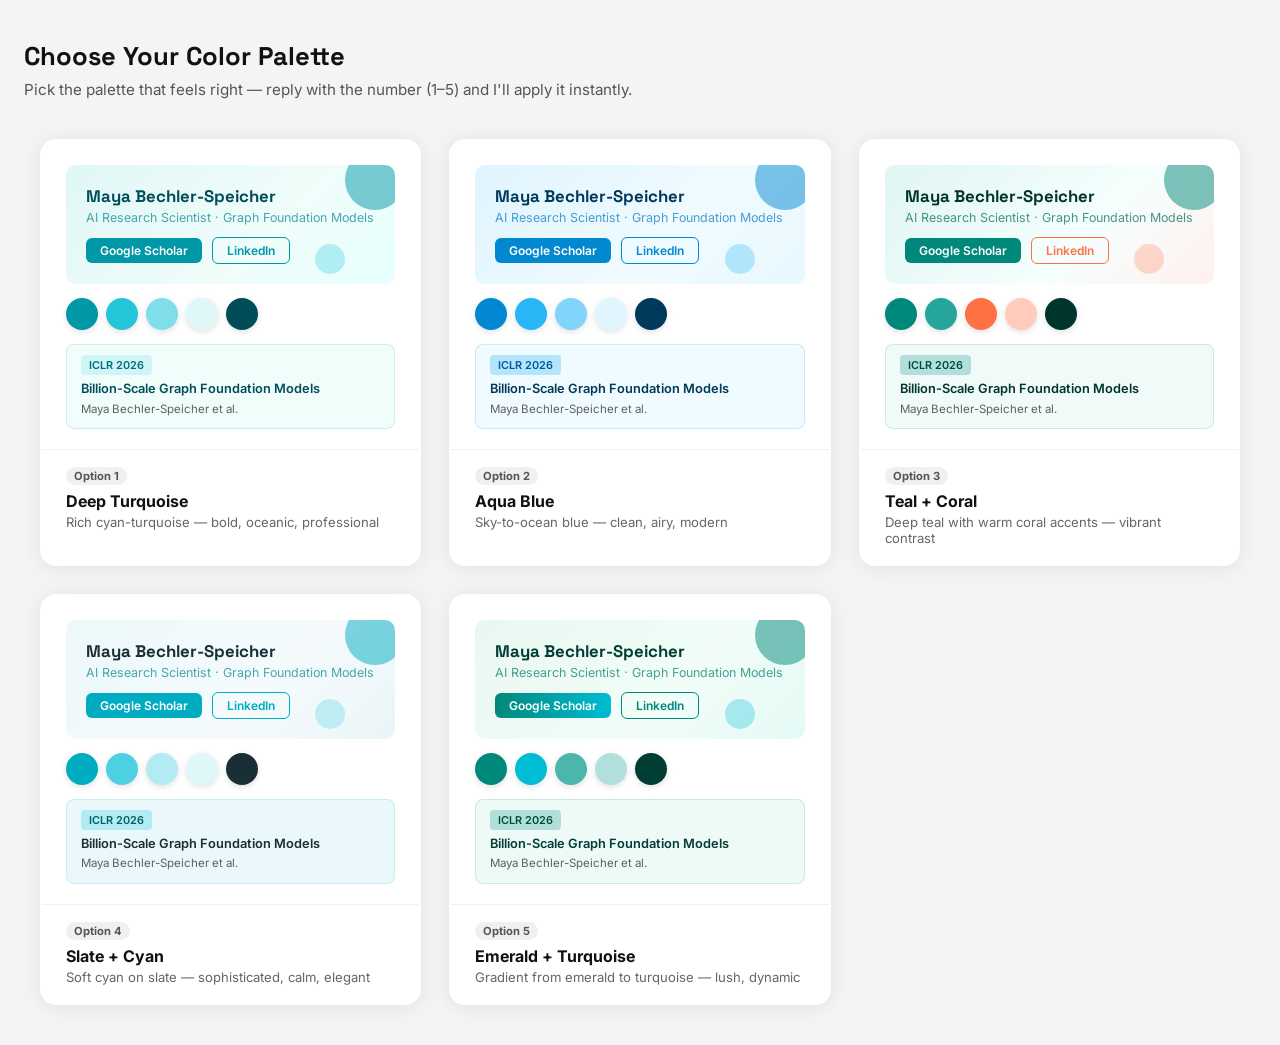
<file: palette-picker.html>
<!DOCTYPE html>
<html lang="en">
<head>
  <meta charset="UTF-8"/>
  <meta name="viewport" content="width=device-width, initial-scale=1.0"/>
  <title>Color Palette Picker</title>
  <link href="https://fonts.googleapis.com/css2?family=Inter:wght@400;500;600;700&family=Space+Grotesk:wght@600;700&display=swap" rel="stylesheet"/>
  <style>
    *, *::before, *::after { box-sizing: border-box; margin: 0; padding: 0; }
    body {
      font-family: 'Inter', sans-serif;
      background: #f4f4f6;
      padding: 40px 24px;
      color: #111;
    }
    h1 {
      font-family: 'Space Grotesk', sans-serif;
      font-size: 1.6rem;
      margin-bottom: 8px;
      color: #111;
    }
    .subtitle { color: #555; margin-bottom: 40px; font-size: 0.95rem; }

    .palettes {
      display: grid;
      grid-template-columns: repeat(auto-fill, minmax(340px, 1fr));
      gap: 28px;
      max-width: 1200px;
      margin: 0 auto;
    }

    .palette-card {
      background: #fff;
      border-radius: 16px;
      overflow: hidden;
      box-shadow: 0 2px 20px rgba(0,0,0,0.08);
      border: 2px solid transparent;
      transition: transform .2s, box-shadow .2s, border-color .2s;
      cursor: pointer;
    }
    .palette-card:hover {
      transform: translateY(-4px);
      box-shadow: 0 8px 32px rgba(0,0,0,0.13);
    }

    /* ---- PALETTE PREVIEW MINI SITE ---- */
    .preview {
      padding: 24px 24px 20px;
    }
    .preview-bg {
      border-radius: 10px;
      padding: 20px;
      margin-bottom: 14px;
      position: relative;
      overflow: hidden;
      min-height: 110px;
    }
    .preview-name {
      font-family: 'Space Grotesk', sans-serif;
      font-size: 1.05rem;
      font-weight: 700;
      margin-bottom: 3px;
    }
    .preview-role { font-size: 0.78rem; opacity: 0.7; margin-bottom: 12px; }
    .preview-btn {
      display: inline-block;
      padding: 5px 14px;
      border-radius: 6px;
      font-size: 0.75rem;
      font-weight: 600;
      color: #fff;
      margin-right: 6px;
    }
    .preview-btn-outline {
      background: transparent;
      border: 1.5px solid;
      color: inherit;
    }
    .swatches {
      display: flex;
      gap: 8px;
      margin-bottom: 14px;
    }
    .swatch {
      width: 32px; height: 32px;
      border-radius: 50%;
      box-shadow: 0 2px 6px rgba(0,0,0,0.12);
    }
    .preview-section {
      border-radius: 8px;
      padding: 10px 14px;
      font-size: 0.78rem;
      line-height: 1.5;
    }
    .preview-tag {
      display: inline-block;
      padding: 2px 8px;
      border-radius: 4px;
      font-size: 0.68rem;
      font-weight: 600;
      margin-bottom: 4px;
    }
    .preview-pub-title { font-size: 0.8rem; font-weight: 600; margin-bottom: 2px; }
    .preview-pub-authors { font-size: 0.72rem; opacity: 0.65; }

    .palette-label {
      padding: 14px 24px 18px;
      border-top: 1px solid #f0f0f0;
    }
    .palette-label h3 { font-size: 1rem; font-weight: 700; margin-bottom: 3px; }
    .palette-label p { font-size: 0.82rem; color: #666; }
    .palette-num {
      display: inline-block;
      background: #f0f0f0;
      color: #555;
      font-size: 0.7rem;
      font-weight: 700;
      padding: 2px 8px;
      border-radius: 99px;
      margin-bottom: 6px;
    }

    /* Floating dots for bg preview */
    .dot {
      position: absolute;
      border-radius: 50%;
      opacity: 0.5;
    }
  </style>
</head>
<body>

<h1>Choose Your Color Palette</h1>
<p class="subtitle">Pick the palette that feels right — reply with the number (1–5) and I'll apply it instantly.</p>

<div class="palettes">

  <!-- PALETTE 1: Deep Turquoise -->
  <div class="palette-card">
    <div class="preview">
      <div class="preview-bg" style="background: linear-gradient(135deg, #e0f7f6 0%, #f0fdfb 60%, #e6fffe 100%);">
        <div class="dot" style="width:60px;height:60px;background:#0097a7;top:-15px;right:-10px;"></div>
        <div class="dot" style="width:30px;height:30px;background:#26c6da;bottom:10px;right:50px;opacity:0.3;"></div>
        <p class="preview-name" style="color:#004d5a;">Maya Bechler-Speicher</p>
        <p class="preview-role" style="color:#00838f;">AI Research Scientist · Graph Foundation Models</p>
        <span class="preview-btn" style="background:#0097a7;">Google Scholar</span>
        <span class="preview-btn preview-btn-outline" style="border-color:#0097a7;color:#0097a7;">LinkedIn</span>
      </div>
      <div class="swatches">
        <div class="swatch" style="background:#0097a7;"></div>
        <div class="swatch" style="background:#26c6da;"></div>
        <div class="swatch" style="background:#80deea;"></div>
        <div class="swatch" style="background:#e0f7fa;"></div>
        <div class="swatch" style="background:#004d5a;"></div>
      </div>
      <div class="preview-section" style="background:#f0fdfb;border:1px solid rgba(0,151,167,0.15);">
        <span class="preview-tag" style="background:#cff5f7;color:#006d7a;">ICLR 2026</span>
        <div class="preview-pub-title" style="color:#004d5a;">Billion-Scale Graph Foundation Models</div>
        <div class="preview-pub-authors">Maya Bechler-Speicher et al.</div>
      </div>
    </div>
    <div class="palette-label">
      <span class="palette-num">Option 1</span>
      <h3>Deep Turquoise</h3>
      <p>Rich cyan-turquoise — bold, oceanic, professional</p>
    </div>
  </div>

  <!-- PALETTE 2: Aqua Blue -->
  <div class="palette-card">
    <div class="preview">
      <div class="preview-bg" style="background: linear-gradient(135deg, #e0f4ff 0%, #f0fbff 60%, #e8f8ff 100%);">
        <div class="dot" style="width:60px;height:60px;background:#0288d1;top:-15px;right:-10px;"></div>
        <div class="dot" style="width:30px;height:30px;background:#29b6f6;bottom:10px;right:50px;opacity:0.3;"></div>
        <p class="preview-name" style="color:#01395a;">Maya Bechler-Speicher</p>
        <p class="preview-role" style="color:#0277bd;">AI Research Scientist · Graph Foundation Models</p>
        <span class="preview-btn" style="background:#0288d1;">Google Scholar</span>
        <span class="preview-btn preview-btn-outline" style="border-color:#0288d1;color:#0288d1;">LinkedIn</span>
      </div>
      <div class="swatches">
        <div class="swatch" style="background:#0288d1;"></div>
        <div class="swatch" style="background:#29b6f6;"></div>
        <div class="swatch" style="background:#81d4fa;"></div>
        <div class="swatch" style="background:#e1f5fe;"></div>
        <div class="swatch" style="background:#01395a;"></div>
      </div>
      <div class="preview-section" style="background:#f0fbff;border:1px solid rgba(2,136,209,0.15);">
        <span class="preview-tag" style="background:#b3e5fc;color:#01579b;">ICLR 2026</span>
        <div class="preview-pub-title" style="color:#01395a;">Billion-Scale Graph Foundation Models</div>
        <div class="preview-pub-authors">Maya Bechler-Speicher et al.</div>
      </div>
    </div>
    <div class="palette-label">
      <span class="palette-num">Option 2</span>
      <h3>Aqua Blue</h3>
      <p>Sky-to-ocean blue — clean, airy, modern</p>
    </div>
  </div>

  <!-- PALETTE 3: Teal + Coral accent -->
  <div class="palette-card">
    <div class="preview">
      <div class="preview-bg" style="background: linear-gradient(135deg, #e0f5f2 0%, #f5fffe 60%, #fff0ee 100%);">
        <div class="dot" style="width:60px;height:60px;background:#00897b;top:-15px;right:-10px;"></div>
        <div class="dot" style="width:30px;height:30px;background:#ff7043;bottom:10px;right:50px;opacity:0.25;"></div>
        <p class="preview-name" style="color:#00352e;">Maya Bechler-Speicher</p>
        <p class="preview-role" style="color:#00695c;">AI Research Scientist · Graph Foundation Models</p>
        <span class="preview-btn" style="background:#00897b;">Google Scholar</span>
        <span class="preview-btn preview-btn-outline" style="border-color:#ff7043;color:#ff7043;">LinkedIn</span>
      </div>
      <div class="swatches">
        <div class="swatch" style="background:#00897b;"></div>
        <div class="swatch" style="background:#26a69a;"></div>
        <div class="swatch" style="background:#ff7043;"></div>
        <div class="swatch" style="background:#ffccbc;"></div>
        <div class="swatch" style="background:#00352e;"></div>
      </div>
      <div class="preview-section" style="background:#f0faf8;border:1px solid rgba(0,137,123,0.15);">
        <span class="preview-tag" style="background:#b2dfdb;color:#004d40;">ICLR 2026</span>
        <div class="preview-pub-title" style="color:#00352e;">Billion-Scale Graph Foundation Models</div>
        <div class="preview-pub-authors">Maya Bechler-Speicher et al.</div>
      </div>
    </div>
    <div class="palette-label">
      <span class="palette-num">Option 3</span>
      <h3>Teal + Coral</h3>
      <p>Deep teal with warm coral accents — vibrant contrast</p>
    </div>
  </div>

  <!-- PALETTE 4: Slate + Cyan -->
  <div class="palette-card">
    <div class="preview">
      <div class="preview-bg" style="background: linear-gradient(135deg, #ecf8fb 0%, #f5fbfd 60%, #eaf5f8 100%);">
        <div class="dot" style="width:60px;height:60px;background:#00acc1;top:-15px;right:-10px;"></div>
        <div class="dot" style="width:30px;height:30px;background:#4dd0e1;bottom:10px;right:50px;opacity:0.3;"></div>
        <p class="preview-name" style="color:#1a2e35;">Maya Bechler-Speicher</p>
        <p class="preview-role" style="color:#00838f;">AI Research Scientist · Graph Foundation Models</p>
        <span class="preview-btn" style="background:#00acc1;">Google Scholar</span>
        <span class="preview-btn preview-btn-outline" style="border-color:#00acc1;color:#00acc1;">LinkedIn</span>
      </div>
      <div class="swatches">
        <div class="swatch" style="background:#00acc1;"></div>
        <div class="swatch" style="background:#4dd0e1;"></div>
        <div class="swatch" style="background:#b2ebf2;"></div>
        <div class="swatch" style="background:#e0f7fa;"></div>
        <div class="swatch" style="background:#1a2e35;"></div>
      </div>
      <div class="preview-section" style="background:#eaf8fb;border:1px solid rgba(0,172,193,0.15);">
        <span class="preview-tag" style="background:#b2ebf2;color:#006064;">ICLR 2026</span>
        <div class="preview-pub-title" style="color:#1a2e35;">Billion-Scale Graph Foundation Models</div>
        <div class="preview-pub-authors">Maya Bechler-Speicher et al.</div>
      </div>
    </div>
    <div class="palette-label">
      <span class="palette-num">Option 4</span>
      <h3>Slate + Cyan</h3>
      <p>Soft cyan on slate — sophisticated, calm, elegant</p>
    </div>
  </div>

  <!-- PALETTE 5: Emerald + Turquoise -->
  <div class="palette-card">
    <div class="preview">
      <div class="preview-bg" style="background: linear-gradient(135deg, #e8f8f0 0%, #f2fdf8 60%, #e4faf6 100%);">
        <div class="dot" style="width:60px;height:60px;background:#00897b;top:-15px;right:-10px;"></div>
        <div class="dot" style="width:30px;height:30px;background:#00bcd4;bottom:10px;right:50px;opacity:0.3;"></div>
        <p class="preview-name" style="color:#003d35;">Maya Bechler-Speicher</p>
        <p class="preview-role" style="color:#00796b;">AI Research Scientist · Graph Foundation Models</p>
        <span class="preview-btn" style="background: linear-gradient(90deg,#00897b,#00bcd4);">Google Scholar</span>
        <span class="preview-btn preview-btn-outline" style="border-color:#00897b;color:#00897b;">LinkedIn</span>
      </div>
      <div class="swatches">
        <div class="swatch" style="background:#00897b;"></div>
        <div class="swatch" style="background:#00bcd4;"></div>
        <div class="swatch" style="background:#4db6ac;"></div>
        <div class="swatch" style="background:#b2dfdb;"></div>
        <div class="swatch" style="background:#003d35;"></div>
      </div>
      <div class="preview-section" style="background:#edfaf6;border:1px solid rgba(0,137,123,0.15);">
        <span class="preview-tag" style="background:#b2dfdb;color:#004d40;">ICLR 2026</span>
        <div class="preview-pub-title" style="color:#003d35;">Billion-Scale Graph Foundation Models</div>
        <div class="preview-pub-authors">Maya Bechler-Speicher et al.</div>
      </div>
    </div>
    <div class="palette-label">
      <span class="palette-num">Option 5</span>
      <h3>Emerald + Turquoise</h3>
      <p>Gradient from emerald to turquoise — lush, dynamic</p>
    </div>
  </div>

</div>

</body>
</html>
</file>
<file: style.css>
/* ===== RESET & BASE ===== */
*, *::before, *::after { box-sizing: border-box; margin: 0; padding: 0; }

:root {
  --bg: #f2faf7;
  --bg-alt: #e8f5f0;
  --surface: #ffffff;
  --surface2: #d6f0e8;
  --border: rgba(0,0,0,0.08);
  --accent: #00897b;
  --accent2: #26a69a;
  --accent3: #00695c;
  --teal: #00bcd4;
  --coral: #ff7043;
  --coral-light: #ff8a65;
  --pink: #ff7043;
  --text: #00352e;
  --text-muted: #1a4a42;
  --text-dim: #4a7a72;
  --radius: 12px;
  --radius-lg: 20px;
  --shadow: 0 2px 16px rgba(0,137,123,0.08);
  --shadow-lg: 0 8px 40px rgba(0,137,123,0.12);
  --font: 'Inter', sans-serif;
  --font-head: 'Space Grotesk', sans-serif;
  --nav-h: 64px;
}

html { scroll-behavior: smooth; }

body {
  font-family: var(--font);
  background: #f8fffe;
  color: var(--text);
  line-height: 1.7;
  overflow-x: hidden;
}

a { color: var(--accent); text-decoration: none; transition: color .2s; }
a:hover { color: var(--accent3); }

strong { color: var(--text); font-weight: 600; }

/* ===== SCROLLBAR ===== */
::-webkit-scrollbar { width: 6px; }
::-webkit-scrollbar-track { background: var(--bg); }
::-webkit-scrollbar-thumb { background: #80cbc4; border-radius: 3px; }
::-webkit-scrollbar-thumb:hover { background: var(--accent); }

/* ===== NAVBAR ===== */
#navbar {
  position: fixed;
  top: 0; left: 0; right: 0;
  height: var(--nav-h);
  z-index: 1000;
  background: rgba(242,250,247,0.82);
  backdrop-filter: blur(16px);
  border-bottom: 1px solid var(--border);
  transition: background .3s, box-shadow .3s;
}
#navbar.scrolled {
  background: rgba(255,255,255,0.97);
  box-shadow: 0 1px 20px rgba(0,137,123,0.08);
}

.nav-inner {
  max-width: 1100px;
  margin: 0 auto;
  padding: 0 24px;
  height: 100%;
  display: flex;
  align-items: center;
  gap: 32px;
}

.nav-logo {
  font-family: var(--font-head);
  font-size: 1.25rem;
  font-weight: 700;
  color: var(--accent) !important;
  letter-spacing: 0.05em;
  flex-shrink: 0;
}

.nav-links {
  display: flex;
  list-style: none;
  gap: 4px;
  margin-left: auto;
}

.nav-links a {
  color: var(--text-dim);
  font-size: 0.875rem;
  font-weight: 500;
  padding: 6px 12px;
  border-radius: 6px;
  transition: all .2s;
}
.nav-links a:hover, .nav-links a.active {
  color: var(--accent);
  background: #e0f2f1;
}

.nav-toggle {
  display: none;
  flex-direction: column;
  gap: 5px;
  background: none;
  border: none;
  cursor: pointer;
  padding: 4px;
  margin-left: auto;
}
.nav-toggle span {
  display: block;
  width: 22px;
  height: 2px;
  background: var(--text-dim);
  border-radius: 2px;
  transition: all .3s;
}

/* ===== HERO ===== */
#hero {
  position: relative;
  min-height: 100vh;
  display: flex;
  align-items: flex-start;
  justify-content: center;
  overflow: hidden;
  background: transparent;
  padding-bottom: 60px;
}

#graphCanvas {
  position: fixed;
  top: 0;
  left: 0;
  width: 100%;
  height: 100%;
  pointer-events: none;
  z-index: 0;
  opacity: 1;
}

.hero-content {
  position: relative;
  z-index: 2;
  display: flex;
  align-items: flex-start;
  gap: 52px;
  max-width: 1060px;
  padding: 110px 24px 40px;
  width: 100%;
}

.hero-photo-wrap {
  position: sticky;
  top: 110px;
  flex-shrink: 0;
  align-self: flex-start;
}

.hero-photo {
  width: 200px;
  height: 200px;
  border-radius: 50%;
  object-fit: cover;
  object-position: top center;
  border: 3px solid rgba(0,137,123,0.3);
  box-shadow: 0 0 40px rgba(0,137,123,0.15), 0 8px 32px rgba(0,0,0,0.1);
  display: block;
}

.photo-ring {
  position: absolute;
  inset: -10px;
  border-radius: 50%;
  border: 1px solid rgba(0,137,123,0.2);
  animation: spin 20s linear infinite;
}
.photo-ring::after {
  content: '';
  position: absolute;
  top: -3px; left: 50%;
  width: 6px; height: 6px;
  background: var(--accent);
  border-radius: 50%;
  transform: translateX(-50%);
  box-shadow: 0 0 10px var(--accent);
}

@keyframes spin { to { transform: rotate(360deg); } }

.hero-text { flex: 1; }

.hero-name {
  font-family: var(--font-head);
  font-size: clamp(2rem, 4vw, 3rem);
  font-weight: 700;
  line-height: 1.1;
  margin-bottom: 12px;
  background: linear-gradient(135deg, #00352e 0%, var(--accent) 55%, var(--coral) 100%);
  -webkit-background-clip: text;
  -webkit-text-fill-color: transparent;
  background-clip: text;
}

.hero-role {
  color: var(--text-muted);
  font-size: 1rem;
  margin-bottom: 20px;
  font-weight: 400;
}

.hero-affiliations {
  display: flex;
  gap: 10px;
  flex-wrap: wrap;
  margin-bottom: 28px;
}

.affil-badge {
  display: inline-flex;
  align-items: center;
  gap: 6px;
  background: #fff;
  border: 1px solid var(--border);
  color: var(--text-muted);
  font-size: 0.8rem;
  font-weight: 500;
  padding: 5px 12px;
  border-radius: 20px;
  box-shadow: 0 1px 4px rgba(0,0,0,0.06);
}

.hero-links {
  display: flex;
  gap: 10px;
  flex-wrap: wrap;
}

.hero-btn {
  display: inline-flex;
  align-items: center;
  gap: 7px;
  background: var(--accent);
  color: #fff !important;
  font-size: 0.875rem;
  font-weight: 600;
  padding: 10px 20px;
  border-radius: 8px;
  transition: all .2s;
  border: 1px solid transparent;
  box-shadow: 0 2px 12px rgba(0,137,123,0.25);
}
.hero-btn:hover {
  background: var(--accent3);
  transform: translateY(-1px);
  box-shadow: 0 6px 20px rgba(0,137,123,0.35);
}

.hero-btn-outline {
  background: #fff;
  border-color: var(--border);
  color: var(--text-muted) !important;
  box-shadow: 0 1px 4px rgba(0,0,0,0.06);
}
.hero-btn-outline:hover {
  background: #e0f2f1;
  border-color: var(--accent);
  color: var(--accent) !important;
  box-shadow: 0 2px 12px rgba(0,137,123,0.12);
}

/* Bio text block inside hero */
.hero-bio {
  margin-top: 24px;
  padding-top: 20px;
  border-top: 1px solid rgba(0,137,123,0.15);
}
.hero-bio p {
  color: var(--text-muted);
  font-size: 0.95rem;
  line-height: 1.8;
  margin-bottom: 12px;
}
.hero-bio p:last-child { margin-bottom: 0; }
.hero-bio strong { color: var(--text); font-weight: 600; }
.hero-bio a { color: var(--accent); font-weight: 500; }
.hero-bio a:hover { color: var(--accent3); text-decoration: underline; }
.hero-bio em { color: var(--text); font-style: italic; }

.hero-scroll-hint {
  position: absolute;
  bottom: 32px;
  left: 50%;
  transform: translateX(-50%);
  display: flex;
  flex-direction: column;
  align-items: center;
  gap: 4px;
  color: var(--text-dim);
  font-size: 0.75rem;
  animation: bounce 2s ease-in-out infinite;
  z-index: 2;
}
@keyframes bounce {
  0%, 100% { transform: translateX(-50%) translateY(0); }
  50% { transform: translateX(-50%) translateY(6px); }
}

/* ===== SECTIONS ===== */
.section { padding: 96px 0; position: relative; z-index: 1; background: rgba(255,255,255,0.72); }
.section-alt { background: rgba(240,252,248,0.68); }

.container {
  max-width: 1100px;
  margin: 0 auto;
  padding: 0 24px;
}

.section-title {
  font-family: var(--font-head);
  font-size: clamp(1.5rem, 3vw, 2rem);
  font-weight: 700;
  color: var(--text);
  margin-bottom: 48px;
  position: relative;
  display: inline-block;
}
.section-title::after {
  content: '';
  position: absolute;
  bottom: -10px;
  left: 0;
  width: 40px;
  height: 3px;
  background: linear-gradient(90deg, var(--accent), var(--teal));
  border-radius: 2px;
}

/* ===== ABOUT ===== */
.about-grid {
  max-width: 760px;
}

.about-text p {
  color: var(--text-muted);
  margin-bottom: 16px;
  font-size: 1rem;
  line-height: 1.8;
}
.about-text p:last-child { margin-bottom: 0; }
.about-text strong { color: var(--text); font-weight: 600; }
.about-text a { color: var(--accent); font-weight: 500; }
.about-text a:hover { color: var(--accent3); text-decoration: underline; }
.about-text em { color: var(--text); font-style: italic; }

.about-cards {
  display: flex;
  flex-direction: column;
  gap: 12px;
}

.info-card {
  display: flex;
  align-items: flex-start;
  gap: 14px;
  background: var(--surface);
  border: 1px solid var(--border);
  border-radius: var(--radius);
  padding: 16px 18px;
  transition: border-color .2s, transform .2s, box-shadow .2s;
  box-shadow: var(--shadow);
}
.info-card:hover {
  border-color: rgba(13,148,136,0.25);
  transform: translateX(3px);
  box-shadow: 0 4px 20px rgba(13,148,136,0.1);
}

.info-card-icon { font-size: 1.25rem; flex-shrink: 0; margin-top: 2px; }
.info-card-label { font-size: 0.7rem; text-transform: uppercase; letter-spacing: 0.1em; color: var(--text-dim); margin-bottom: 2px; }
.info-card-value { font-size: 0.9rem; font-weight: 600; color: var(--text); }
.info-card-sub { font-size: 0.8rem; color: var(--text-muted); margin-top: 1px; }

/* ===== NEWS ===== */
.news-list {
  display: flex;
  flex-direction: column;
  gap: 0;
}

.news-item {
  display: flex;
  align-items: flex-start;
  gap: 14px;
  padding: 18px 0;
  border-bottom: 1px solid var(--border);
  transition: background .2s;
}
.news-item:last-child { border-bottom: none; }
.news-item:hover { background: rgba(0,137,123,0.03); }

.news-item p {
  color: var(--text-muted);
  font-size: 0.925rem;
  flex: 1;
}
.news-item a { color: var(--accent); }
.news-item a:hover { color: var(--accent3); }
.news-item strong { color: var(--text); }

.news-badge {
  flex-shrink: 0;
  background: var(--surface2);
  color: var(--text-dim);
  font-size: 0.7rem;
  font-weight: 600;
  padding: 3px 9px;
  border-radius: 20px;
  margin-top: 2px;
  letter-spacing: 0.05em;
  border: 1px solid var(--border);
}
.badge-new {
  background: #b2dfdb;
  color: var(--accent3);
  border-color: #80cbc4;
}

/* ===== PUBLICATIONS ===== */
.pub-filter {
  display: flex;
  gap: 8px;
  flex-wrap: wrap;
  margin-bottom: 36px;
}

.filter-btn {
  background: var(--surface);
  border: 1px solid var(--border);
  color: var(--text-muted);
  font-size: 0.8rem;
  font-weight: 500;
  padding: 6px 16px;
  border-radius: 20px;
  cursor: pointer;
  transition: all .2s;
  font-family: var(--font);
  box-shadow: 0 1px 3px rgba(0,0,0,0.05);
}
.filter-btn:hover { border-color: var(--accent); color: var(--accent); background: #e0f2f1; }
.filter-btn.active {
  background: var(--accent);
  border-color: var(--accent);
  color: #fff;
  box-shadow: 0 2px 10px rgba(0,137,123,0.25);
}

.pub-list {
  display: grid;
  grid-template-columns: 1fr;
  gap: 16px;
}

.pub-card {
  background: var(--surface);
  border: 1px solid var(--border);
  border-radius: var(--radius);
  padding: 22px 24px;
  position: relative;
  transition: all .25s;
  overflow: hidden;
  box-shadow: var(--shadow);
}
.pub-card::before {
  content: '';
  position: absolute;
  left: 0; top: 0; bottom: 0;
  width: 3px;
  background: linear-gradient(180deg, var(--accent), var(--teal));
  opacity: 0;
  transition: opacity .25s;
}
.pub-card:hover {
  border-color: rgba(0,137,123,0.2);
  transform: translateX(4px);
  box-shadow: 0 4px 24px rgba(0,137,123,0.1);
}
.pub-card:hover::before { opacity: 1; }

.pub-card.hidden { display: none; }

.pub-venue-tag {
  display: inline-block;
  font-size: 0.7rem;
  font-weight: 700;
  text-transform: uppercase;
  letter-spacing: 0.08em;
  padding: 3px 9px;
  border-radius: 4px;
  margin-bottom: 10px;
  background: var(--surface2);
  color: var(--text-dim);
}
.pub-iclr { background: #b2dfdb; color: #00695c; }
.pub-neurips { background: #cffafe; color: #0e7490; }
.pub-icml { background: #fce4ec; color: #c62828; }
.pub-aaai { background: #fffbeb; color: #d97706; }
.pub-log { background: #f0fdf4; color: #059669; }
.pub-preprint { background: #f1faf8; color: var(--text-dim); }
.pub-patent { background: #fffbeb; color: #d97706; }

.pub-title {
  font-family: var(--font-head);
  font-size: 0.975rem;
  font-weight: 600;
  color: var(--text);
  margin-bottom: 8px;
  line-height: 1.4;
}
.pub-title a { color: var(--text); }
.pub-title a:hover { color: var(--accent); }

.pub-authors {
  font-size: 0.825rem;
  color: var(--text-dim);
  margin-bottom: 6px;
}
.pub-authors strong { color: var(--text-muted); font-weight: 600; }

.pub-venue {
  font-size: 0.8rem;
  color: var(--text-dim);
  font-style: italic;
}

.spotlight-badge {
  display: inline-block;
  background: #f0fdfa;
  color: var(--teal);
  font-size: 0.65rem;
  font-weight: 700;
  text-transform: uppercase;
  letter-spacing: 0.08em;
  padding: 2px 7px;
  border-radius: 3px;
  margin-left: 6px;
  font-style: normal;
}

/* ===== TIMELINE ===== */
.timeline {
  position: relative;
  padding-left: 32px;
}
.timeline::before {
  content: '';
  position: absolute;
  left: 7px; top: 8px; bottom: 8px;
  width: 2px;
  background: linear-gradient(180deg, var(--accent) 0%, var(--teal) 100%);
  opacity: 0.2;
}

.timeline-item {
  position: relative;
  margin-bottom: 36px;
}
.timeline-item:last-child { margin-bottom: 0; }

.timeline-dot {
  position: absolute;
  left: -29px;
  top: 6px;
  width: 10px;
  height: 10px;
  border-radius: 50%;
  background: var(--accent);
  border: 2px solid var(--bg-alt);
  box-shadow: 0 0 8px rgba(0,137,123,0.3);
}

.timeline-content {
  background: var(--surface);
  border: 1px solid var(--border);
  border-radius: var(--radius);
  padding: 18px 20px;
  transition: border-color .2s, box-shadow .2s;
  box-shadow: var(--shadow);
}
.timeline-content:hover {
  border-color: rgba(0,137,123,0.2);
  box-shadow: 0 4px 20px rgba(0,137,123,0.08);
}

.timeline-year {
  display: inline-block;
  font-size: 0.7rem;
  font-weight: 700;
  text-transform: uppercase;
  letter-spacing: 0.1em;
  color: var(--accent);
  margin-bottom: 6px;
}

.timeline-content h3 {
  font-family: var(--font-head);
  font-size: 0.95rem;
  font-weight: 600;
  color: var(--text);
  margin-bottom: 6px;
}
.timeline-content h3 a { color: var(--text); }
.timeline-content h3 a:hover { color: var(--accent); }

.timeline-content p {
  font-size: 0.85rem;
  color: var(--text-muted);
}
.timeline-content p a { color: var(--accent); }

/* ===== TEACHING ===== */
.teaching-grid {
  display: grid;
  grid-template-columns: repeat(auto-fill, minmax(240px, 1fr));
  gap: 16px;
}

.teaching-card {
  background: var(--surface);
  border: 1px solid var(--border);
  border-radius: var(--radius);
  padding: 20px;
  transition: all .2s;
  box-shadow: var(--shadow);
}
.teaching-card:hover {
  border-color: rgba(0,137,123,0.2);
  transform: translateY(-2px);
  box-shadow: 0 6px 24px rgba(0,137,123,0.1);
}

.teaching-featured {
  grid-column: 1 / -1;
  background: linear-gradient(135deg, #b2dfdb 0%, #ffd7cc 100%);
  border-color: rgba(0,137,123,0.15);
}

.teaching-role {
  font-size: 0.7rem;
  font-weight: 700;
  text-transform: uppercase;
  letter-spacing: 0.1em;
  color: var(--accent);
  margin-bottom: 8px;
}

.teaching-card h3 {
  font-family: var(--font-head);
  font-size: 1rem;
  font-weight: 600;
  color: var(--text);
  margin-bottom: 4px;
}

.teaching-card p {
  font-size: 0.825rem;
  color: var(--text-muted);
  margin-bottom: 12px;
}

.teaching-years {
  display: flex;
  flex-direction: column;
  gap: 4px;
}
.teaching-years span {
  font-size: 0.775rem;
  color: var(--text-dim);
  padding: 3px 8px;
  background: var(--surface2);
  border-radius: 4px;
  display: inline-block;
  width: fit-content;
}

/* ===== SERVICE ===== */
.service-grid {
  display: flex;
  flex-wrap: wrap;
  gap: 10px;
}

.service-badge {
  background: var(--surface);
  border: 1px solid var(--border);
  color: var(--text-muted);
  font-size: 0.875rem;
  font-weight: 500;
  padding: 8px 18px;
  border-radius: 8px;
  transition: all .2s;
  box-shadow: 0 1px 3px rgba(0,0,0,0.05);
}
.service-badge:hover {
  border-color: var(--accent);
  color: var(--accent);
  background: #e0f2f1;
}

/* ===== FOOTER ===== */
footer {
  background: rgba(255,255,255,0.9);
  border-top: 1px solid var(--border);
  padding: 32px 0;
  position: relative;
  z-index: 1;
}

.footer-inner {
  display: flex;
  align-items: center;
  justify-content: space-between;
  flex-wrap: wrap;
  gap: 16px;
}

footer p {
  color: var(--text-dim);
  font-size: 0.85rem;
}

.footer-links {
  display: flex;
  gap: 20px;
}
.footer-links a {
  color: var(--text-dim);
  font-size: 0.85rem;
  transition: color .2s;
}
.footer-links a:hover { color: var(--accent); }

/* ===== ANIMATIONS ===== */
.fade-in {
  opacity: 0;
  transform: translateY(24px);
  transition: opacity 0.55s ease, transform 0.55s ease;
}
.fade-in.visible {
  opacity: 1;
  transform: translateY(0);
}
@media (prefers-reduced-motion: reduce) {
  .fade-in { opacity: 1; transform: none; }
}

/* ===== RESPONSIVE ===== */
@media (max-width: 900px) {
  .about-grid {
    grid-template-columns: 1fr;
    gap: 40px;
  }
  .about-cards {
    display: grid;
    grid-template-columns: 1fr 1fr;
  }
}

@media (max-width: 700px) {
  .hero-content {
    flex-direction: column;
    text-align: center;
    gap: 28px;
    padding-top: 90px;
  }
  .hero-photo-wrap { position: relative; top: 0; align-self: center; }
  .hero-photo { width: 150px; height: 150px; }
  .hero-affiliations, .hero-links { justify-content: center; }
  .hero-bio { text-align: left; }
  .nav-links { display: none; flex-direction: column; position: absolute; top: var(--nav-h); left: 0; right: 0; background: rgba(255,255,255,0.98); padding: 16px; gap: 4px; border-bottom: 1px solid var(--border); }
  .nav-links.open { display: flex; }
  .nav-toggle { display: flex; }
  .about-cards { grid-template-columns: 1fr; }
  .teaching-featured { grid-column: auto; }
}

@media (max-width: 480px) {
  .section { padding: 64px 0; }
  .pub-filter { gap: 6px; }
  .filter-btn { font-size: 0.75rem; padding: 5px 12px; }
}

/* ===== INDUSTRY ===== */
.industry-timeline {
  display: flex;
  flex-direction: column;
  gap: 24px;
  max-width: 860px;
  margin: 0 auto;
}

.industry-card {
  display: flex;
  gap: 20px;
  align-items: flex-start;
  background: rgba(255,255,255,0.82);
  border: 1px solid var(--border);
  border-radius: 16px;
  padding: 24px 28px;
  box-shadow: 0 2px 16px rgba(0,137,123,0.06);
  transition: transform 0.2s, box-shadow 0.2s;
}
.industry-card:hover {
  transform: translateY(-3px);
  box-shadow: 0 8px 32px rgba(0,137,123,0.12);
}

.industry-logo {
  flex-shrink: 0;
  width: 52px;
  height: 52px;
  border-radius: 12px;
  display: flex;
  align-items: center;
  justify-content: center;
  overflow: hidden;
  background: #fff;
  border: 1px solid var(--border);
  box-shadow: 0 1px 6px rgba(0,0,0,0.07);
}
.industry-logo img {
  width: 48px;
  height: 48px;
  object-fit: contain;
  border-radius: 10px;
}

.industry-body { flex: 1; min-width: 0; }

.industry-header {
  display: flex;
  align-items: flex-start;
  justify-content: space-between;
  gap: 16px;
  margin-bottom: 10px;
  flex-wrap: wrap;
}

.industry-title {
  font-size: 1.05rem;
  font-weight: 700;
  color: var(--text);
  margin: 0 0 4px;
}

.industry-company {
  font-size: 0.88rem;
  color: var(--accent);
  font-weight: 500;
  margin: 0;
}

.industry-date {
  font-size: 0.82rem;
  color: var(--text-dim);
  background: rgba(0,137,123,0.08);
  border: 1px solid rgba(0,137,123,0.15);
  border-radius: 20px;
  padding: 3px 12px;
  white-space: nowrap;
  flex-shrink: 0;
}

.industry-desc {
  font-size: 0.92rem;
  color: var(--text-muted);
  line-height: 1.7;
  margin: 0 0 14px;
}

.industry-tags {
  display: flex;
  flex-wrap: wrap;
  gap: 8px;
}
.industry-tags span {
  font-size: 0.78rem;
  font-weight: 500;
  color: var(--accent);
  background: rgba(0,137,123,0.08);
  border: 1px solid rgba(0,137,123,0.18);
  border-radius: 20px;
  padding: 3px 10px;
}

@media (max-width: 600px) {
  .industry-card { flex-direction: column; gap: 14px; padding: 20px; }
  .industry-header { flex-direction: column; gap: 8px; }
}
</file>
